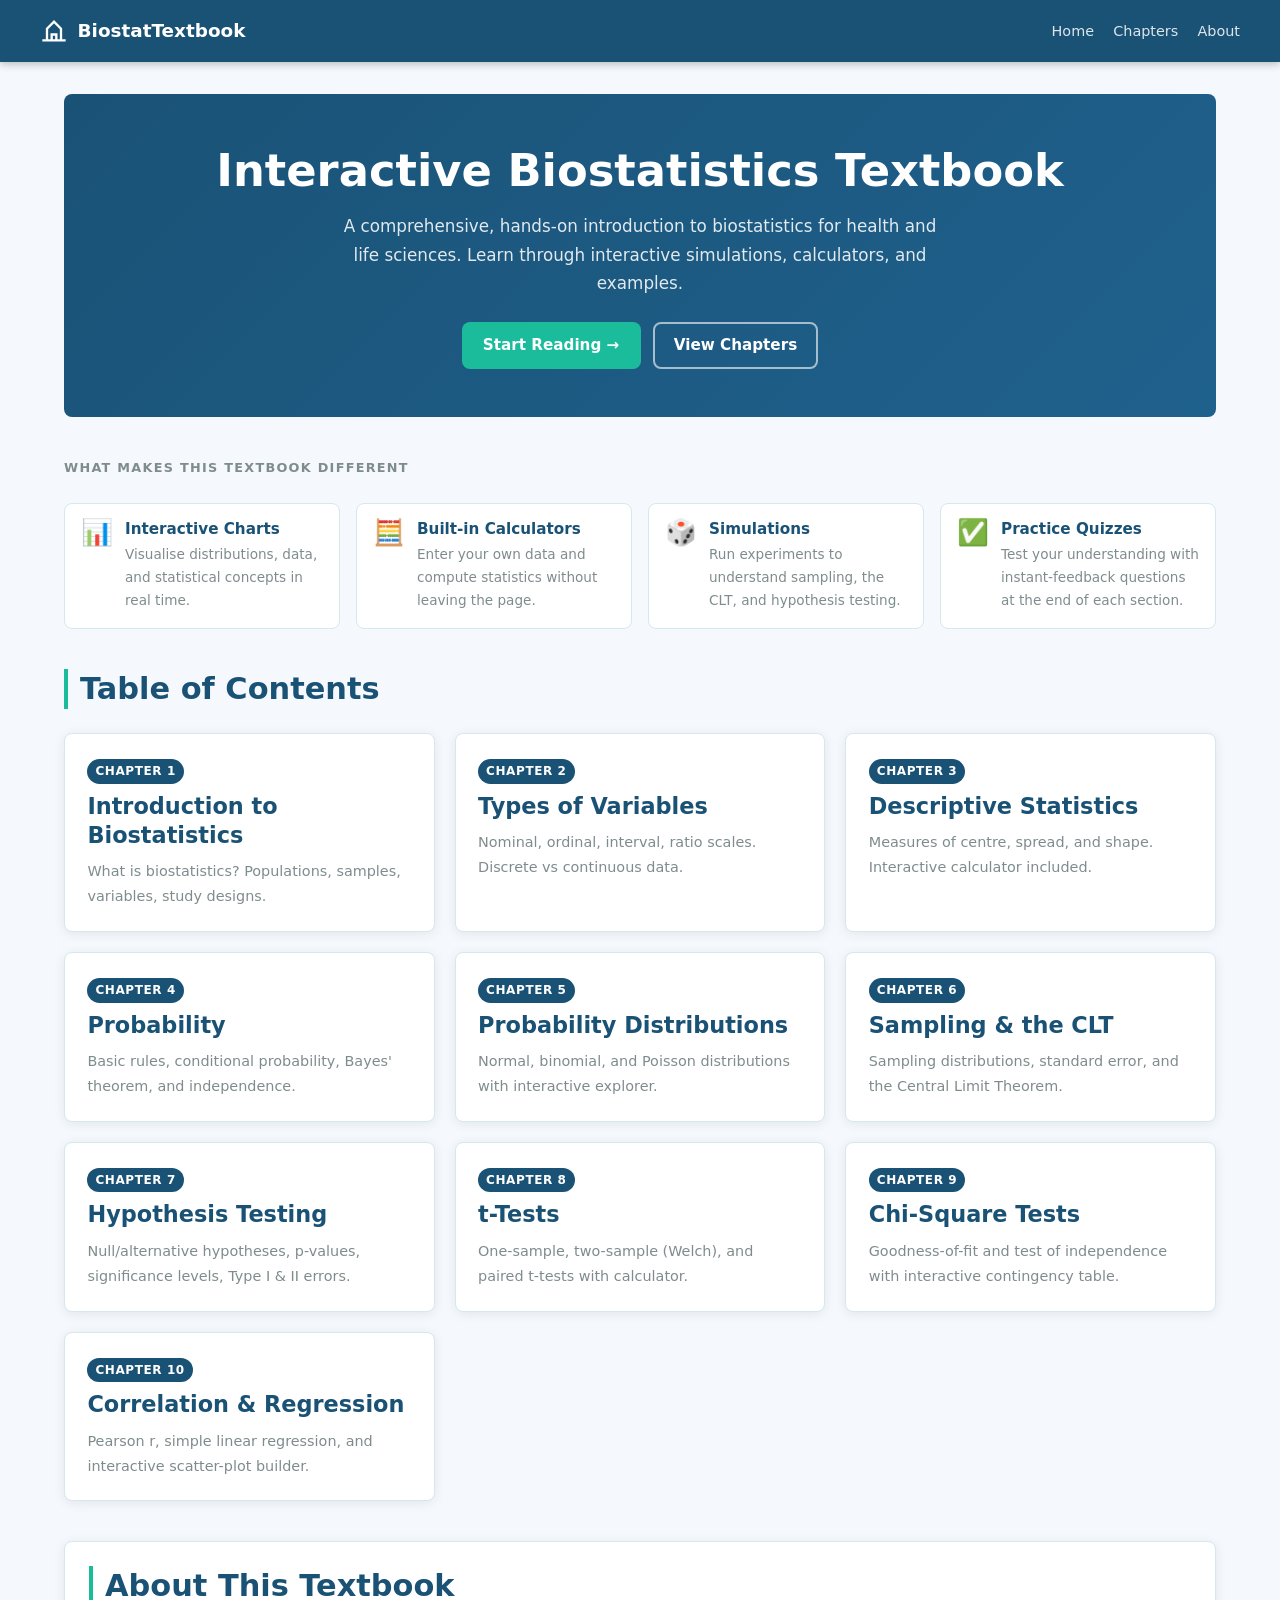
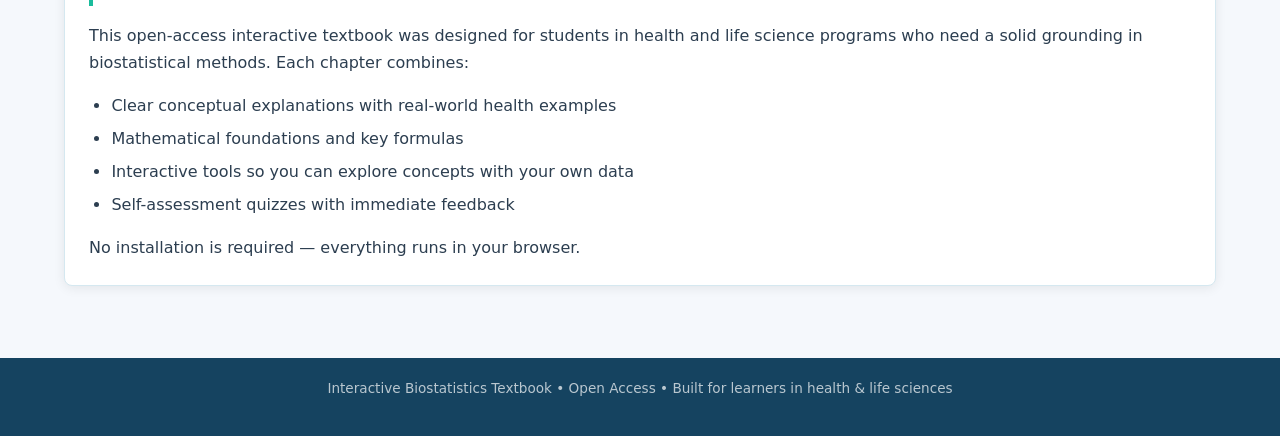
<file: index.html>
<!DOCTYPE html>
<html lang="en">
<head>
  <meta charset="UTF-8" />
  <meta name="viewport" content="width=device-width, initial-scale=1.0" />
  <title>Interactive Biostatistics Textbook</title>
  <link rel="stylesheet" href="css/styles.css" />
  <style>
    .feature-list { display: grid; grid-template-columns: repeat(auto-fill, minmax(220px, 1fr)); gap: 1rem; margin: 1.5rem 0; }
    .feature-item { background: #fff; border: 1px solid var(--border); border-radius: var(--radius); padding: 1rem; display: flex; align-items: flex-start; gap: .75rem; }
    .feature-icon { font-size: 1.6rem; line-height: 1; }
    .feature-item h4 { color: var(--primary); margin-bottom: .2rem; font-size: .95rem; }
    .feature-item p  { color: var(--muted); font-size: .85rem; margin: 0; }
    .section-label { font-size: .8rem; text-transform: uppercase; letter-spacing: .1em; color: var(--muted); font-weight: 700; margin-bottom: .75rem; }
  </style>
</head>
<body>
<div class="page-wrapper">

  <!-- ── Header ── -->
  <header class="site-header">
    <div class="header-inner">
      <a href="index.html" class="site-logo">
        <svg width="28" height="28" viewBox="0 0 24 24" fill="none" stroke="currentColor" stroke-width="2">
          <path d="M2 20h20M6 20V10l6-6 6 6v10M10 20v-5h4v5"/>
        </svg>
        BiostatTextbook
      </a>
      <nav class="site-nav" id="siteNav">
        <a href="index.html">Home</a>
        <a href="chapters/chapter1.html">Chapters</a>
        <a href="#about">About</a>
      </nav>
      <button class="nav-toggle" id="navToggle" aria-label="Toggle navigation">
        <svg width="24" height="24" viewBox="0 0 24 24" fill="none" stroke="currentColor" stroke-width="2">
          <line x1="3" y1="6" x2="21" y2="6"/><line x1="3" y1="12" x2="21" y2="12"/><line x1="3" y1="18" x2="21" y2="18"/>
        </svg>
      </button>
    </div>
  </header>

  <!-- ── Main ── -->
  <main class="main-content">

    <!-- Hero -->
    <section class="hero">
      <h1>Interactive Biostatistics Textbook</h1>
      <p>A comprehensive, hands-on introduction to biostatistics for health and life sciences. Learn through interactive simulations, calculators, and examples.</p>
      <div class="btn-group">
        <a href="chapters/chapter1.html" class="btn btn-accent">Start Reading →</a>
        <a href="#toc" class="btn btn-outline" style="color:#fff;border-color:rgba(255,255,255,.6);">View Chapters</a>
      </div>
    </section>

    <!-- Features -->
    <section class="section">
      <div class="section-label">What makes this textbook different</div>
      <div class="feature-list">
        <div class="feature-item">
          <div class="feature-icon">📊</div>
          <div>
            <h4>Interactive Charts</h4>
            <p>Visualise distributions, data, and statistical concepts in real time.</p>
          </div>
        </div>
        <div class="feature-item">
          <div class="feature-icon">🧮</div>
          <div>
            <h4>Built-in Calculators</h4>
            <p>Enter your own data and compute statistics without leaving the page.</p>
          </div>
        </div>
        <div class="feature-item">
          <div class="feature-icon">🎲</div>
          <div>
            <h4>Simulations</h4>
            <p>Run experiments to understand sampling, the CLT, and hypothesis testing.</p>
          </div>
        </div>
        <div class="feature-item">
          <div class="feature-icon">✅</div>
          <div>
            <h4>Practice Quizzes</h4>
            <p>Test your understanding with instant-feedback questions at the end of each section.</p>
          </div>
        </div>
      </div>
    </section>

    <!-- Table of Contents -->
    <section class="section" id="toc">
      <h2>Table of Contents</h2>
      <div class="card-grid">

        <a href="chapters/chapter1.html" class="card-link">
          <div class="chapter-num">Chapter 1</div>
          <h3>Introduction to Biostatistics</h3>
          <p>What is biostatistics? Populations, samples, variables, study designs.</p>
        </a>

        <a href="chapters/chapter2.html" class="card-link">
          <div class="chapter-num">Chapter 2</div>
          <h3>Types of Variables</h3>
          <p>Nominal, ordinal, interval, ratio scales. Discrete vs continuous data.</p>
        </a>

        <a href="chapters/chapter3.html" class="card-link">
          <div class="chapter-num">Chapter 3</div>
          <h3>Descriptive Statistics</h3>
          <p>Measures of centre, spread, and shape. Interactive calculator included.</p>
        </a>

        <a href="chapters/chapter4.html" class="card-link">
          <div class="chapter-num">Chapter 4</div>
          <h3>Probability</h3>
          <p>Basic rules, conditional probability, Bayes' theorem, and independence.</p>
        </a>

        <a href="chapters/chapter5.html" class="card-link">
          <div class="chapter-num">Chapter 5</div>
          <h3>Probability Distributions</h3>
          <p>Normal, binomial, and Poisson distributions with interactive explorer.</p>
        </a>

        <a href="chapters/chapter6.html" class="card-link">
          <div class="chapter-num">Chapter 6</div>
          <h3>Sampling &amp; the CLT</h3>
          <p>Sampling distributions, standard error, and the Central Limit Theorem.</p>
        </a>

        <a href="chapters/chapter7.html" class="card-link">
          <div class="chapter-num">Chapter 7</div>
          <h3>Hypothesis Testing</h3>
          <p>Null/alternative hypotheses, p-values, significance levels, Type I &amp; II errors.</p>
        </a>

        <a href="chapters/chapter8.html" class="card-link">
          <div class="chapter-num">Chapter 8</div>
          <h3>t-Tests</h3>
          <p>One-sample, two-sample (Welch), and paired t-tests with calculator.</p>
        </a>

        <a href="chapters/chapter9.html" class="card-link">
          <div class="chapter-num">Chapter 9</div>
          <h3>Chi-Square Tests</h3>
          <p>Goodness-of-fit and test of independence with interactive contingency table.</p>
        </a>

        <a href="chapters/chapter10.html" class="card-link">
          <div class="chapter-num">Chapter 10</div>
          <h3>Correlation &amp; Regression</h3>
          <p>Pearson r, simple linear regression, and interactive scatter-plot builder.</p>
        </a>

      </div>
    </section>

    <!-- About -->
    <section class="section card" id="about">
      <h2>About This Textbook</h2>
      <p>This open-access interactive textbook was designed for students in health and life science programs who need a solid grounding in biostatistical methods. Each chapter combines:</p>
      <ul>
        <li>Clear conceptual explanations with real-world health examples</li>
        <li>Mathematical foundations and key formulas</li>
        <li>Interactive tools so you can explore concepts with your own data</li>
        <li>Self-assessment quizzes with immediate feedback</li>
      </ul>
      <p style="margin:0">No installation is required — everything runs in your browser.</p>
    </section>

  </main>

  <footer class="site-footer">
    <p>Interactive Biostatistics Textbook &bull; Open Access &bull; Built for learners in health &amp; life sciences</p>
  </footer>

</div>

<script>
  document.getElementById('navToggle').addEventListener('click', () => {
    document.getElementById('siteNav').classList.toggle('open');
  });
</script>
</body>
</html>
</file>
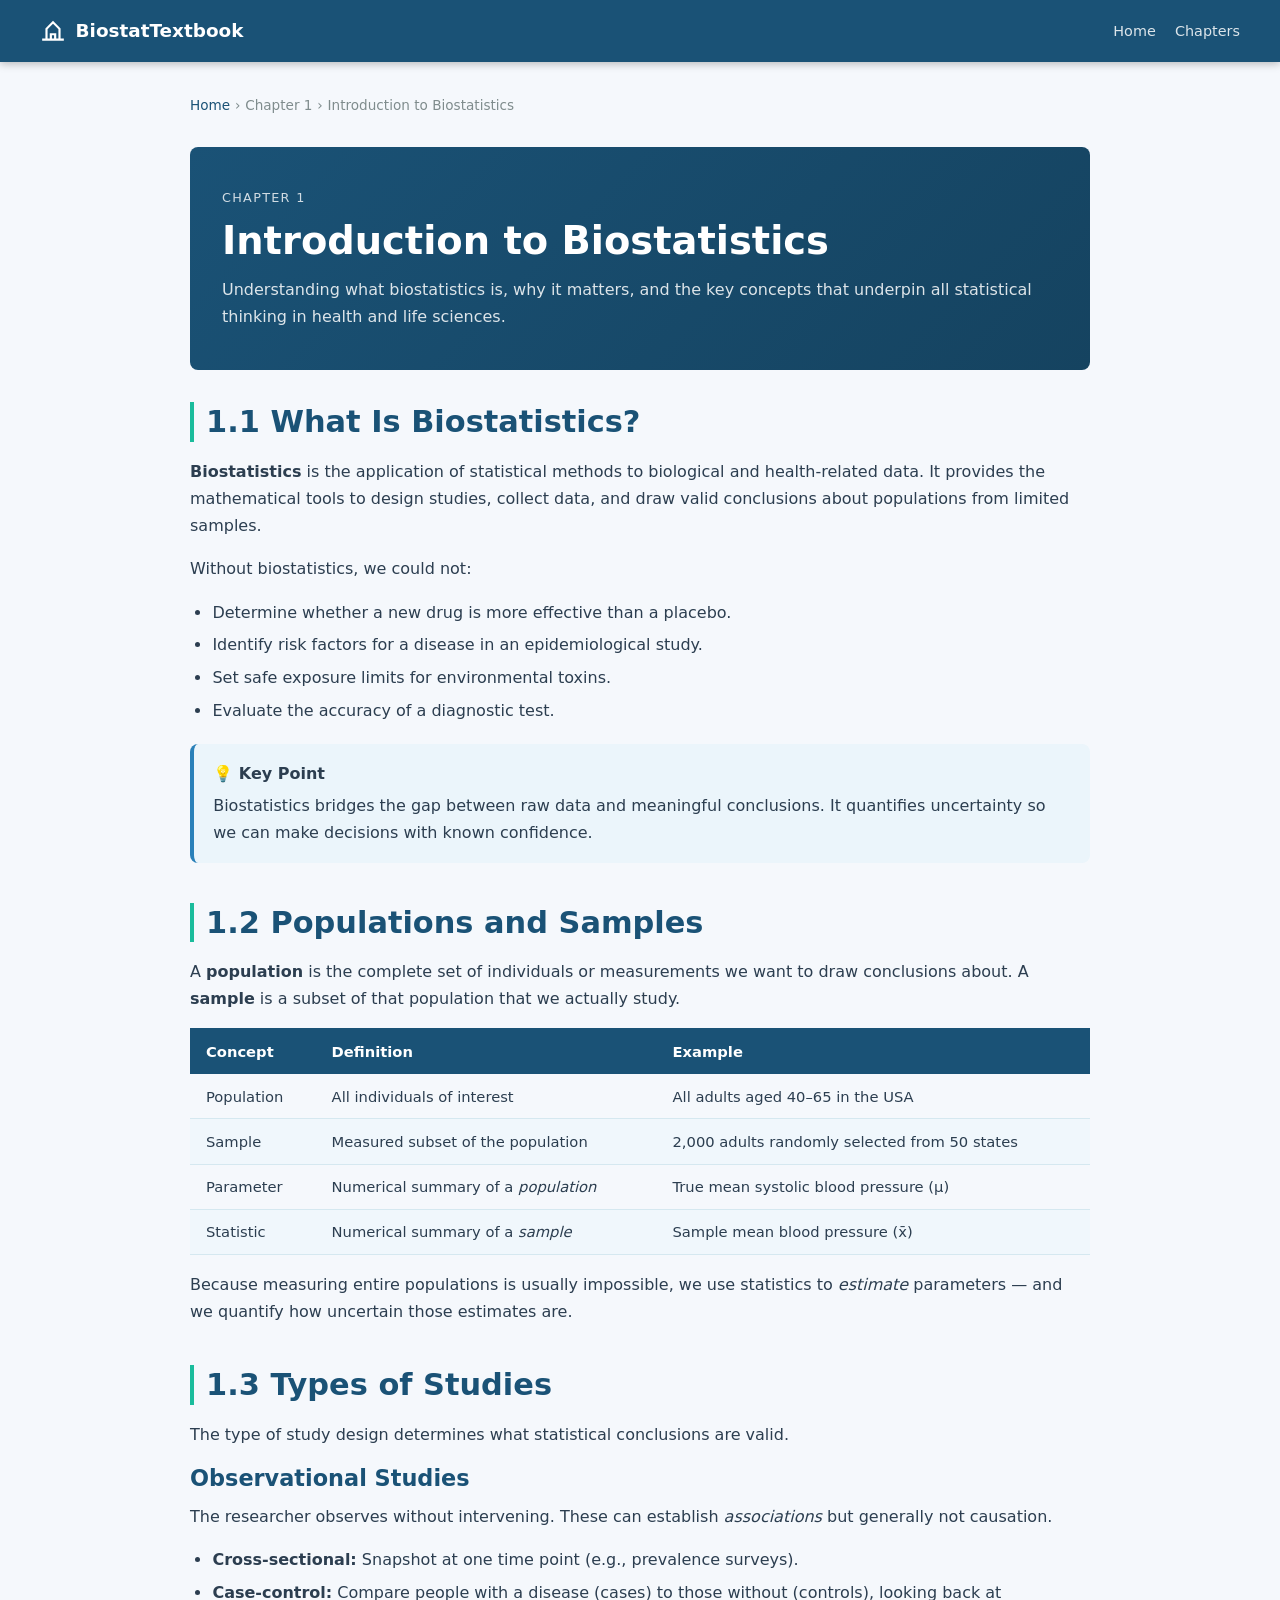
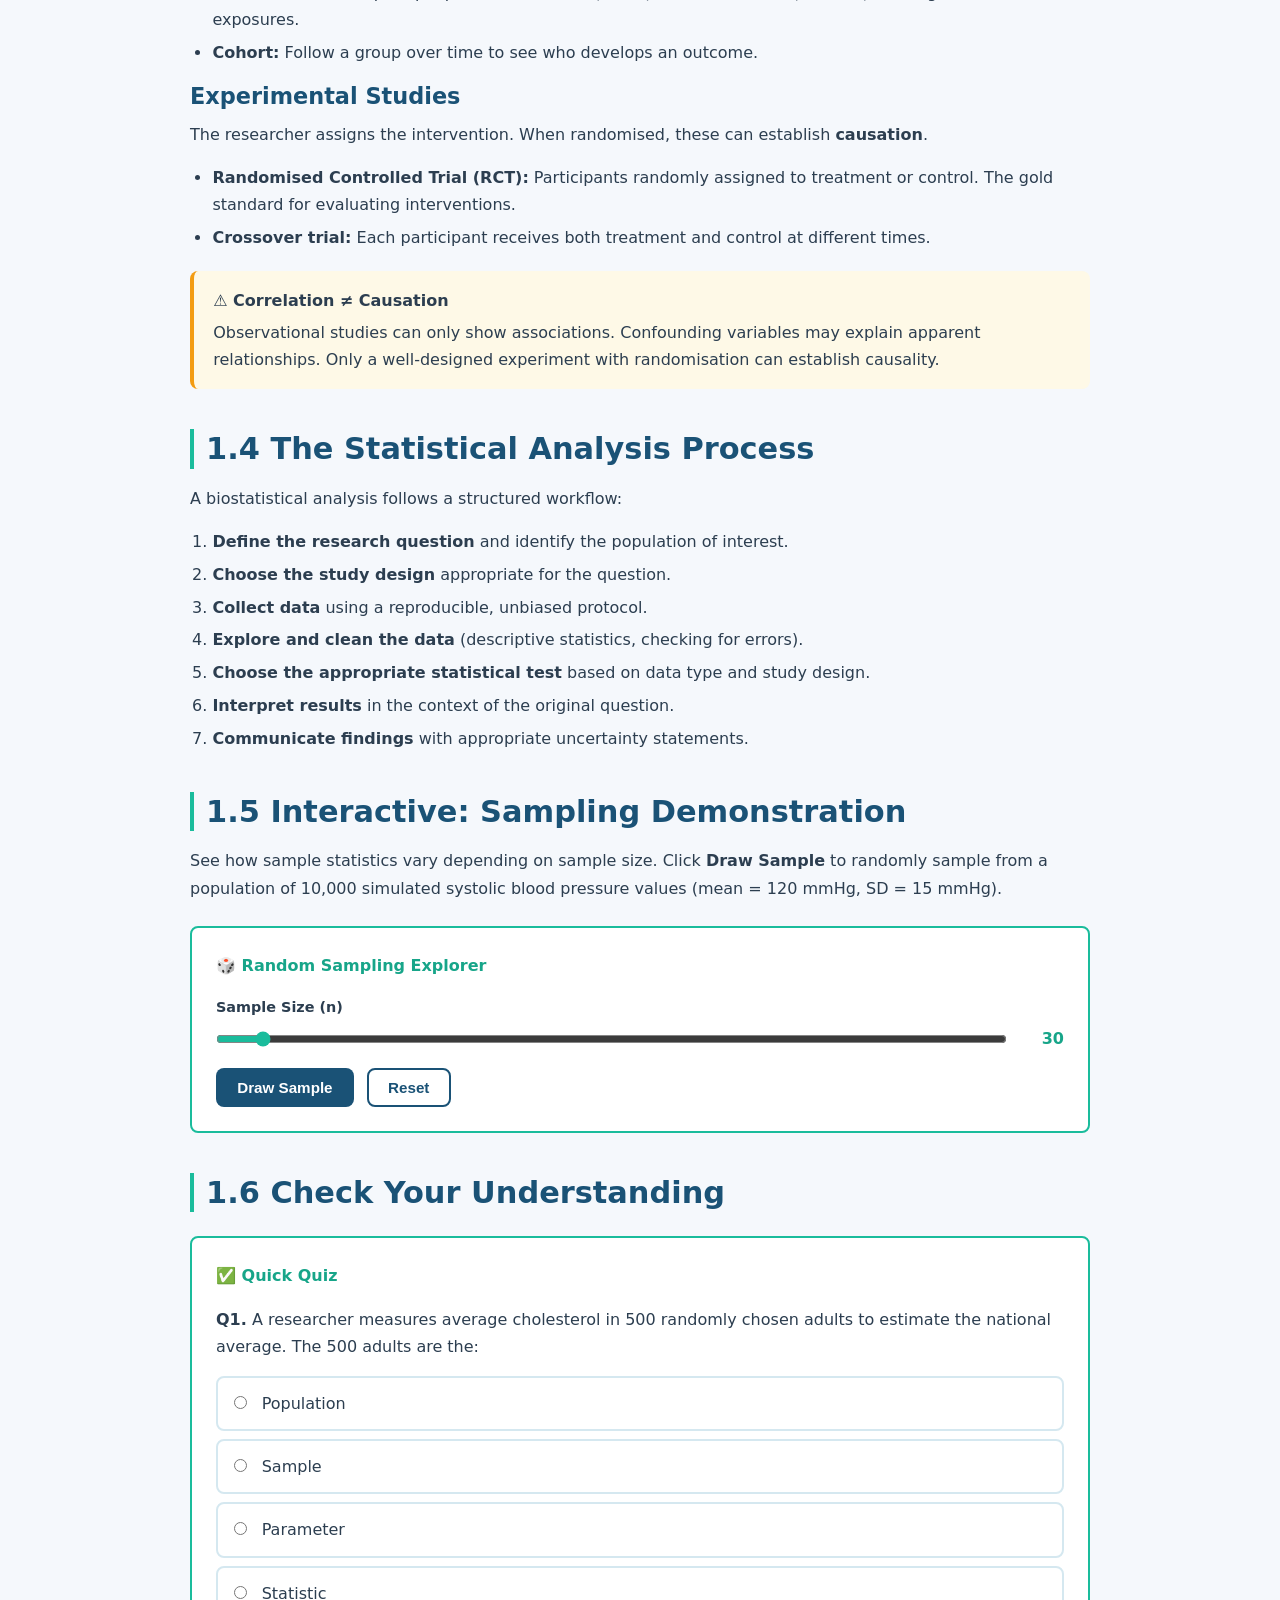
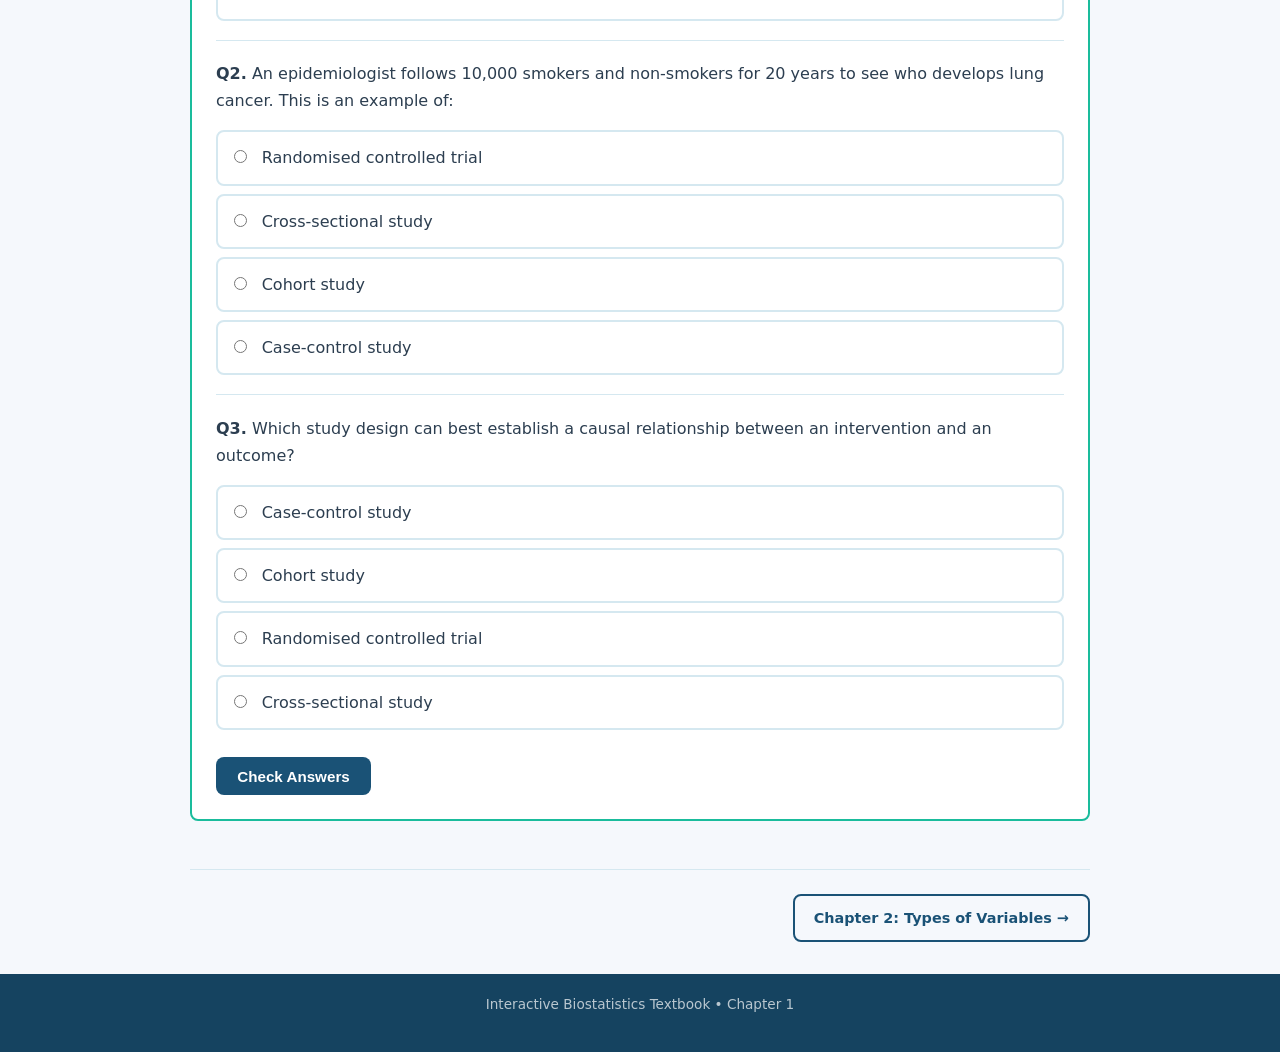
<file: chapters/chapter1.html>
<!DOCTYPE html>
<html lang="en">
<head>
  <meta charset="UTF-8" />
  <meta name="viewport" content="width=device-width, initial-scale=1.0" />
  <title>Chapter 1 – Introduction to Biostatistics</title>
  <link rel="stylesheet" href="../css/styles.css" />
</head>
<body>
<div class="page-wrapper">

  <header class="site-header">
    <div class="header-inner">
      <a href="../index.html" class="site-logo">
        <svg width="26" height="26" viewBox="0 0 24 24" fill="none" stroke="currentColor" stroke-width="2">
          <path d="M2 20h20M6 20V10l6-6 6 6v10M10 20v-5h4v5"/>
        </svg>
        BiostatTextbook
      </a>
      <nav class="site-nav" id="siteNav">
        <a href="../index.html">Home</a>
        <a href="chapter1.html">Chapters</a>
      </nav>
      <button class="nav-toggle" id="navToggle" aria-label="Toggle navigation">
        <svg width="24" height="24" viewBox="0 0 24 24" fill="none" stroke="currentColor" stroke-width="2">
          <line x1="3" y1="6" x2="21" y2="6"/><line x1="3" y1="12" x2="21" y2="12"/><line x1="3" y1="18" x2="21" y2="18"/>
        </svg>
      </button>
    </div>
  </header>

  <main class="main-content">
    <div class="chapter-wrapper">

      <ul class="breadcrumb">
        <li><a href="../index.html">Home</a></li>
        <li>Chapter 1</li>
        <li>Introduction to Biostatistics</li>
      </ul>

      <div class="chapter-header">
        <div class="chapter-tag">Chapter 1</div>
        <h1>Introduction to Biostatistics</h1>
        <p>Understanding what biostatistics is, why it matters, and the key concepts that underpin all statistical thinking in health and life sciences.</p>
      </div>

      <!-- Section 1.1 -->
      <section class="section">
        <h2>1.1 What Is Biostatistics?</h2>
        <p><strong>Biostatistics</strong> is the application of statistical methods to biological and health-related data. It provides the mathematical tools to design studies, collect data, and draw valid conclusions about populations from limited samples.</p>
        <p>Without biostatistics, we could not:</p>
        <ul>
          <li>Determine whether a new drug is more effective than a placebo.</li>
          <li>Identify risk factors for a disease in an epidemiological study.</li>
          <li>Set safe exposure limits for environmental toxins.</li>
          <li>Evaluate the accuracy of a diagnostic test.</li>
        </ul>
        <div class="callout callout-info">
          <strong>💡 Key Point</strong>
          Biostatistics bridges the gap between raw data and meaningful conclusions. It quantifies uncertainty so we can make decisions with known confidence.
        </div>
      </section>

      <!-- Section 1.2 -->
      <section class="section">
        <h2>1.2 Populations and Samples</h2>
        <p>A <strong>population</strong> is the complete set of individuals or measurements we want to draw conclusions about. A <strong>sample</strong> is a subset of that population that we actually study.</p>

        <div class="table-wrap">
          <table>
            <thead><tr><th>Concept</th><th>Definition</th><th>Example</th></tr></thead>
            <tbody>
              <tr><td>Population</td><td>All individuals of interest</td><td>All adults aged 40–65 in the USA</td></tr>
              <tr><td>Sample</td><td>Measured subset of the population</td><td>2,000 adults randomly selected from 50 states</td></tr>
              <tr><td>Parameter</td><td>Numerical summary of a <em>population</em></td><td>True mean systolic blood pressure (μ)</td></tr>
              <tr><td>Statistic</td><td>Numerical summary of a <em>sample</em></td><td>Sample mean blood pressure (x̄)</td></tr>
            </tbody>
          </table>
        </div>

        <p style="margin-top:1rem">Because measuring entire populations is usually impossible, we use statistics to <em>estimate</em> parameters — and we quantify how uncertain those estimates are.</p>
      </section>

      <!-- Section 1.3 -->
      <section class="section">
        <h2>1.3 Types of Studies</h2>
        <p>The type of study design determines what statistical conclusions are valid.</p>

        <h3>Observational Studies</h3>
        <p>The researcher observes without intervening. These can establish <em>associations</em> but generally not causation.</p>
        <ul>
          <li><strong>Cross-sectional:</strong> Snapshot at one time point (e.g., prevalence surveys).</li>
          <li><strong>Case-control:</strong> Compare people with a disease (cases) to those without (controls), looking back at exposures.</li>
          <li><strong>Cohort:</strong> Follow a group over time to see who develops an outcome.</li>
        </ul>

        <h3>Experimental Studies</h3>
        <p>The researcher assigns the intervention. When randomised, these can establish <strong>causation</strong>.</p>
        <ul>
          <li><strong>Randomised Controlled Trial (RCT):</strong> Participants randomly assigned to treatment or control. The gold standard for evaluating interventions.</li>
          <li><strong>Crossover trial:</strong> Each participant receives both treatment and control at different times.</li>
        </ul>

        <div class="callout callout-warning">
          <strong>⚠️ Correlation ≠ Causation</strong>
          Observational studies can only show associations. Confounding variables may explain apparent relationships. Only a well-designed experiment with randomisation can establish causality.
        </div>
      </section>

      <!-- Section 1.4 -->
      <section class="section">
        <h2>1.4 The Statistical Analysis Process</h2>
        <p>A biostatistical analysis follows a structured workflow:</p>
        <ol>
          <li><strong>Define the research question</strong> and identify the population of interest.</li>
          <li><strong>Choose the study design</strong> appropriate for the question.</li>
          <li><strong>Collect data</strong> using a reproducible, unbiased protocol.</li>
          <li><strong>Explore and clean the data</strong> (descriptive statistics, checking for errors).</li>
          <li><strong>Choose the appropriate statistical test</strong> based on data type and study design.</li>
          <li><strong>Interpret results</strong> in the context of the original question.</li>
          <li><strong>Communicate findings</strong> with appropriate uncertainty statements.</li>
        </ol>
      </section>

      <!-- Section 1.5 – Interactive -->
      <section class="section">
        <h2>1.5 Interactive: Sampling Demonstration</h2>
        <p>See how sample statistics vary depending on sample size. Click <strong>Draw Sample</strong> to randomly sample from a population of 10,000 simulated systolic blood pressure values (mean = 120 mmHg, SD = 15 mmHg).</p>

        <div class="widget">
          <div class="widget-title">🎲 Random Sampling Explorer</div>
          <div class="form-group">
            <label for="sampleSizeInput">Sample Size (n)</label>
            <div class="range-wrap">
              <input type="range" id="sampleSizeInput" min="5" max="500" value="30" step="5">
              <span class="range-val" id="sampleSizeVal">30</span>
            </div>
          </div>
          <button class="btn btn-primary" id="drawSampleBtn">Draw Sample</button>
          <button class="btn btn-outline" id="resetSampleBtn" style="margin-left:.5rem">Reset</button>

          <div id="samplingResults" style="display:none" class="result-box" style="margin-top:1rem">
            <h4>Sample Results</h4>
            <div id="sampleStats"></div>
          </div>

          <div id="samplingHistory" style="margin-top:1rem;display:none">
            <h4 style="font-size:.9rem;color:var(--muted);margin-bottom:.5rem">Last 10 sample means:</h4>
            <div id="meansDisplay" style="font-size:.9rem;color:var(--primary)"></div>
          </div>
        </div>
      </section>

      <!-- 1.6 Quiz -->
      <section class="section">
        <h2>1.6 Check Your Understanding</h2>

        <div class="widget">
          <div class="widget-title">✅ Quick Quiz</div>

          <!-- Q1 -->
          <div class="quiz-block" id="q1">
            <p><strong>Q1.</strong> A researcher measures average cholesterol in 500 randomly chosen adults to estimate the national average. The 500 adults are the:</p>
            <label class="quiz-option"><input type="radio" name="q1" value="a"> Population</label>
            <label class="quiz-option"><input type="radio" name="q1" value="b"> Sample</label>
            <label class="quiz-option"><input type="radio" name="q1" value="c"> Parameter</label>
            <label class="quiz-option"><input type="radio" name="q1" value="d"> Statistic</label>
            <div class="quiz-feedback" id="q1-fb"></div>
          </div>

          <hr style="margin:1.2rem 0;border:none;border-top:1px solid var(--border)">

          <!-- Q2 -->
          <div class="quiz-block" id="q2">
            <p><strong>Q2.</strong> An epidemiologist follows 10,000 smokers and non-smokers for 20 years to see who develops lung cancer. This is an example of:</p>
            <label class="quiz-option"><input type="radio" name="q2" value="a"> Randomised controlled trial</label>
            <label class="quiz-option"><input type="radio" name="q2" value="b"> Cross-sectional study</label>
            <label class="quiz-option"><input type="radio" name="q2" value="c"> Cohort study</label>
            <label class="quiz-option"><input type="radio" name="q2" value="d"> Case-control study</label>
            <div class="quiz-feedback" id="q2-fb"></div>
          </div>

          <hr style="margin:1.2rem 0;border:none;border-top:1px solid var(--border)">

          <!-- Q3 -->
          <div class="quiz-block" id="q3">
            <p><strong>Q3.</strong> Which study design can best establish a causal relationship between an intervention and an outcome?</p>
            <label class="quiz-option"><input type="radio" name="q3" value="a"> Case-control study</label>
            <label class="quiz-option"><input type="radio" name="q3" value="b"> Cohort study</label>
            <label class="quiz-option"><input type="radio" name="q3" value="c"> Randomised controlled trial</label>
            <label class="quiz-option"><input type="radio" name="q3" value="d"> Cross-sectional study</label>
            <div class="quiz-feedback" id="q3-fb"></div>
          </div>

          <button class="btn btn-primary" id="checkQ" style="margin-top:1.2rem">Check Answers</button>
        </div>
      </section>

      <!-- Chapter Navigation -->
      <nav class="chapter-nav">
        <span></span>
        <a href="chapter2.html">Chapter 2: Types of Variables →</a>
      </nav>

    </div>
  </main>

  <footer class="site-footer">
    <p>Interactive Biostatistics Textbook &bull; Chapter 1</p>
  </footer>
</div>

<script src="../js/stats.js"></script>
<script>
  /* Nav toggle */
  document.getElementById('navToggle').addEventListener('click', () =>
    document.getElementById('siteNav').classList.toggle('open'));

  /* Range slider display */
  const slider = document.getElementById('sampleSizeInput');
  const sliderVal = document.getElementById('sampleSizeVal');
  slider.addEventListener('input', () => sliderVal.textContent = slider.value);

  /* Generate population once */
  const POP_SIZE = 10000, POP_MEAN = 120, POP_SD = 15;
  const population = Array.from({length: POP_SIZE}, () => {
    // Box-Muller
    const u1 = Math.random(), u2 = Math.random();
    return POP_MEAN + POP_SD * Math.sqrt(-2 * Math.log(u1)) * Math.cos(2 * Math.PI * u2);
  });

  const sampleMeans = [];

  document.getElementById('drawSampleBtn').addEventListener('click', () => {
    const n = +slider.value;
    // Draw sample without replacement (Fisher-Yates)
    const indices = [...Array(POP_SIZE).keys()];
    for (let i = 0; i < n; i++) {
      const j = i + Math.floor(Math.random() * (POP_SIZE - i));
      [indices[i], indices[j]] = [indices[j], indices[i]];
    }
    const sample = indices.slice(0, n).map(i => population[i]);
    const m   = Stats.mean(sample);
    const s   = Stats.sd(sample);
    const sem = s / Math.sqrt(n);
    sampleMeans.push(m);

    document.getElementById('samplingResults').style.display = 'block';
    document.getElementById('sampleStats').innerHTML = `
      <table>
        <thead><tr><th>Statistic</th><th>Value</th></tr></thead>
        <tbody>
          <tr><td>n</td><td>${n}</td></tr>
          <tr><td>Sample mean (x̄)</td><td>${Stats.round(m,2)} mmHg</td></tr>
          <tr><td>Sample SD (s)</td><td>${Stats.round(s,2)} mmHg</td></tr>
          <tr><td>Standard Error (SEM)</td><td>${Stats.round(sem,3)} mmHg</td></tr>
          <tr><td>Population mean (μ)</td><td>${POP_MEAN} mmHg</td></tr>
        </tbody>
      </table>`;

    document.getElementById('samplingHistory').style.display = 'block';
    const recent = sampleMeans.slice(-10);
    document.getElementById('meansDisplay').textContent = recent.map(v => Stats.round(v,1)).join(' | ');
  });

  document.getElementById('resetSampleBtn').addEventListener('click', () => {
    sampleMeans.length = 0;
    document.getElementById('samplingResults').style.display = 'none';
    document.getElementById('samplingHistory').style.display = 'none';
  });

  /* Quiz */
  const answers = { q1: 'b', q2: 'c', q3: 'c' };
  const explanations = {
    q1: 'Correct! The 500 adults are the <strong>sample</strong>. The population is all adults whose cholesterol we want to estimate.',
    q2: 'Correct! Following participants over time to observe who develops an outcome is a <strong>cohort study</strong>.',
    q3: 'Correct! A <strong>randomised controlled trial</strong> minimises confounding through randomisation and can establish causal relationships.'
  };
  const wrongExp = {
    q1: 'Not quite. The <em>sample</em> is the 500 adults measured. The population is all adults in the country.',
    q2: 'Not quite. Because the study follows participants forward in time to observe outcomes, it is a <em>cohort study</em>.',
    q3: 'Not quite. Only a <em>randomised controlled trial</em> (with randomisation) can robustly establish causation.'
  };

  document.getElementById('checkQ').addEventListener('click', () => {
    ['q1','q2','q3'].forEach(id => {
      const selected = document.querySelector(`input[name=${id}]:checked`);
      const fb = document.getElementById(`${id}-fb`);
      if (!selected) { fb.textContent = 'Please select an answer.'; fb.className = 'quiz-feedback incorrect'; return; }
      const correct = selected.value === answers[id];
      fb.innerHTML = correct ? '✅ ' + explanations[id] : '❌ ' + wrongExp[id];
      fb.className = 'quiz-feedback ' + (correct ? 'correct' : 'incorrect');
      document.querySelectorAll(`input[name=${id}]`).forEach(inp => {
        inp.closest('.quiz-option').className =
          'quiz-option ' + (inp.value === answers[id] ? 'correct' : (inp.checked ? 'incorrect' : ''));
      });
    });
  });
</script>
</body>
</html>
</file>
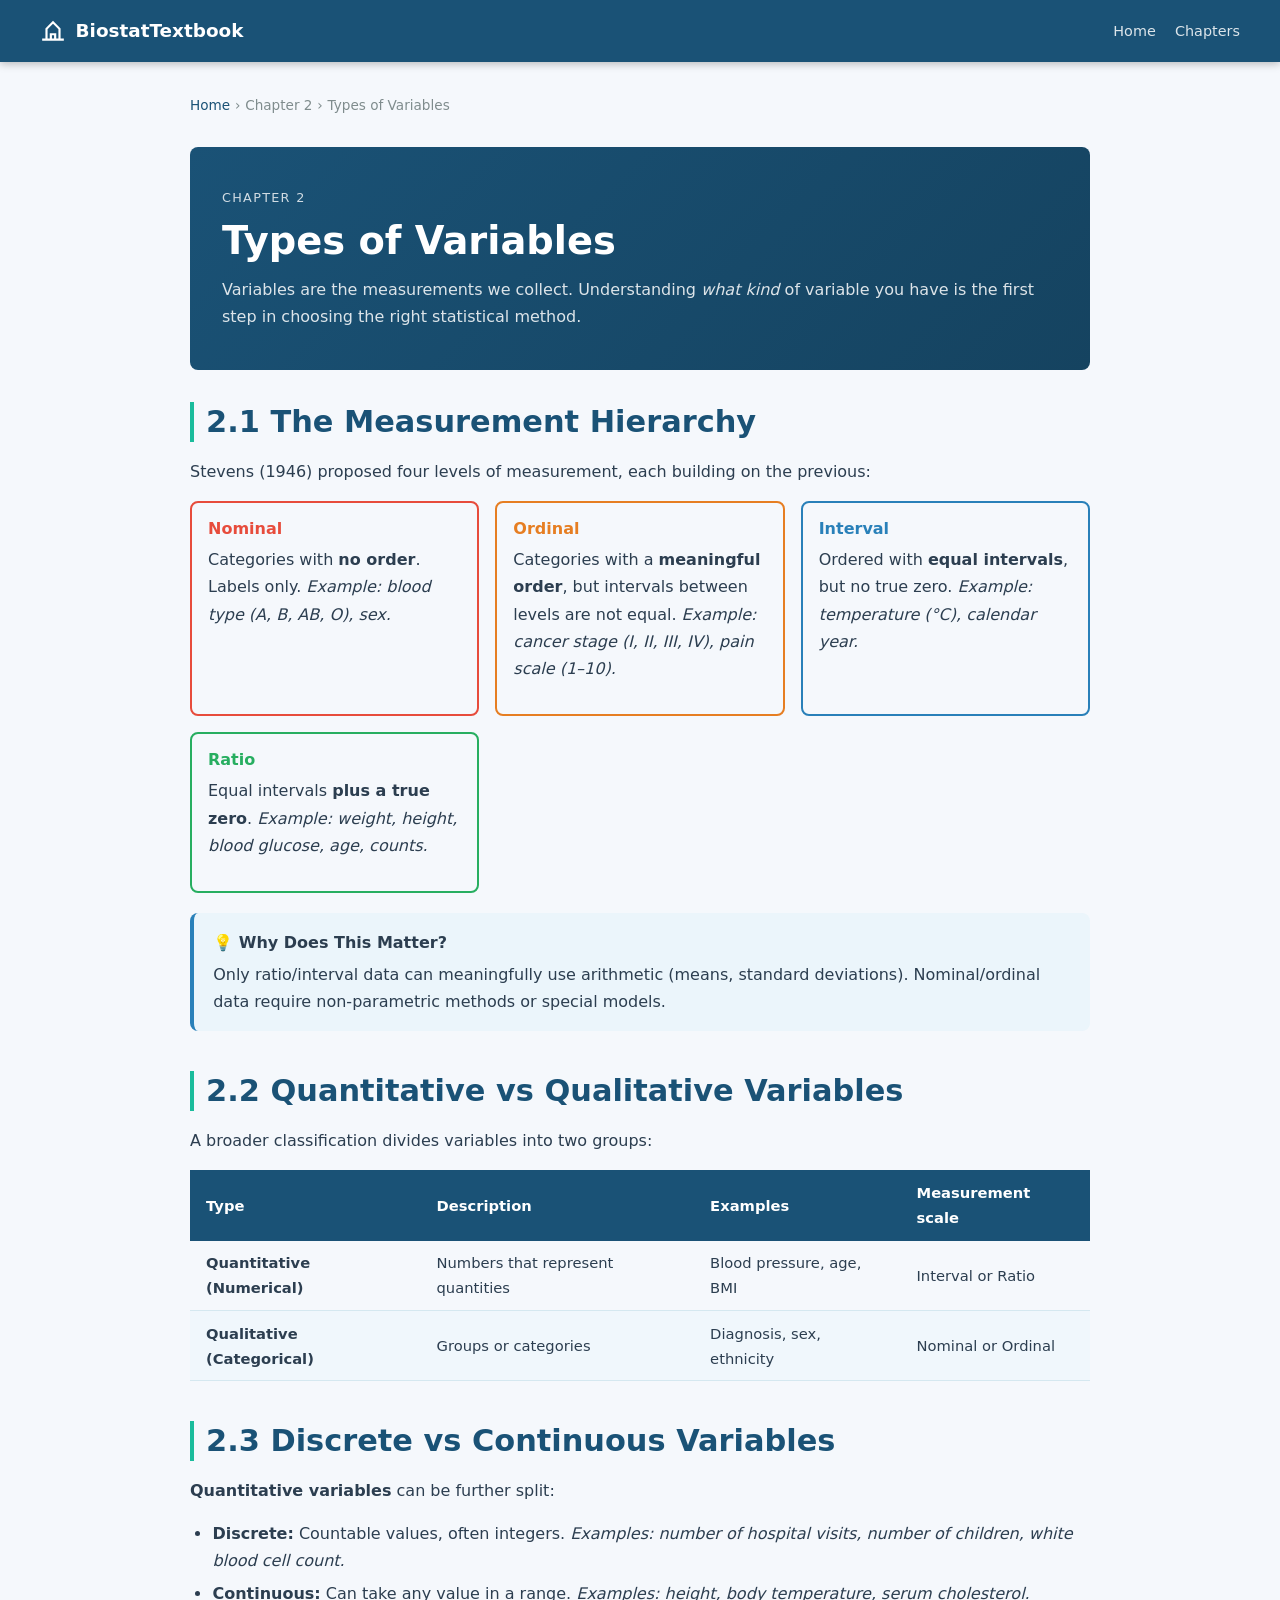
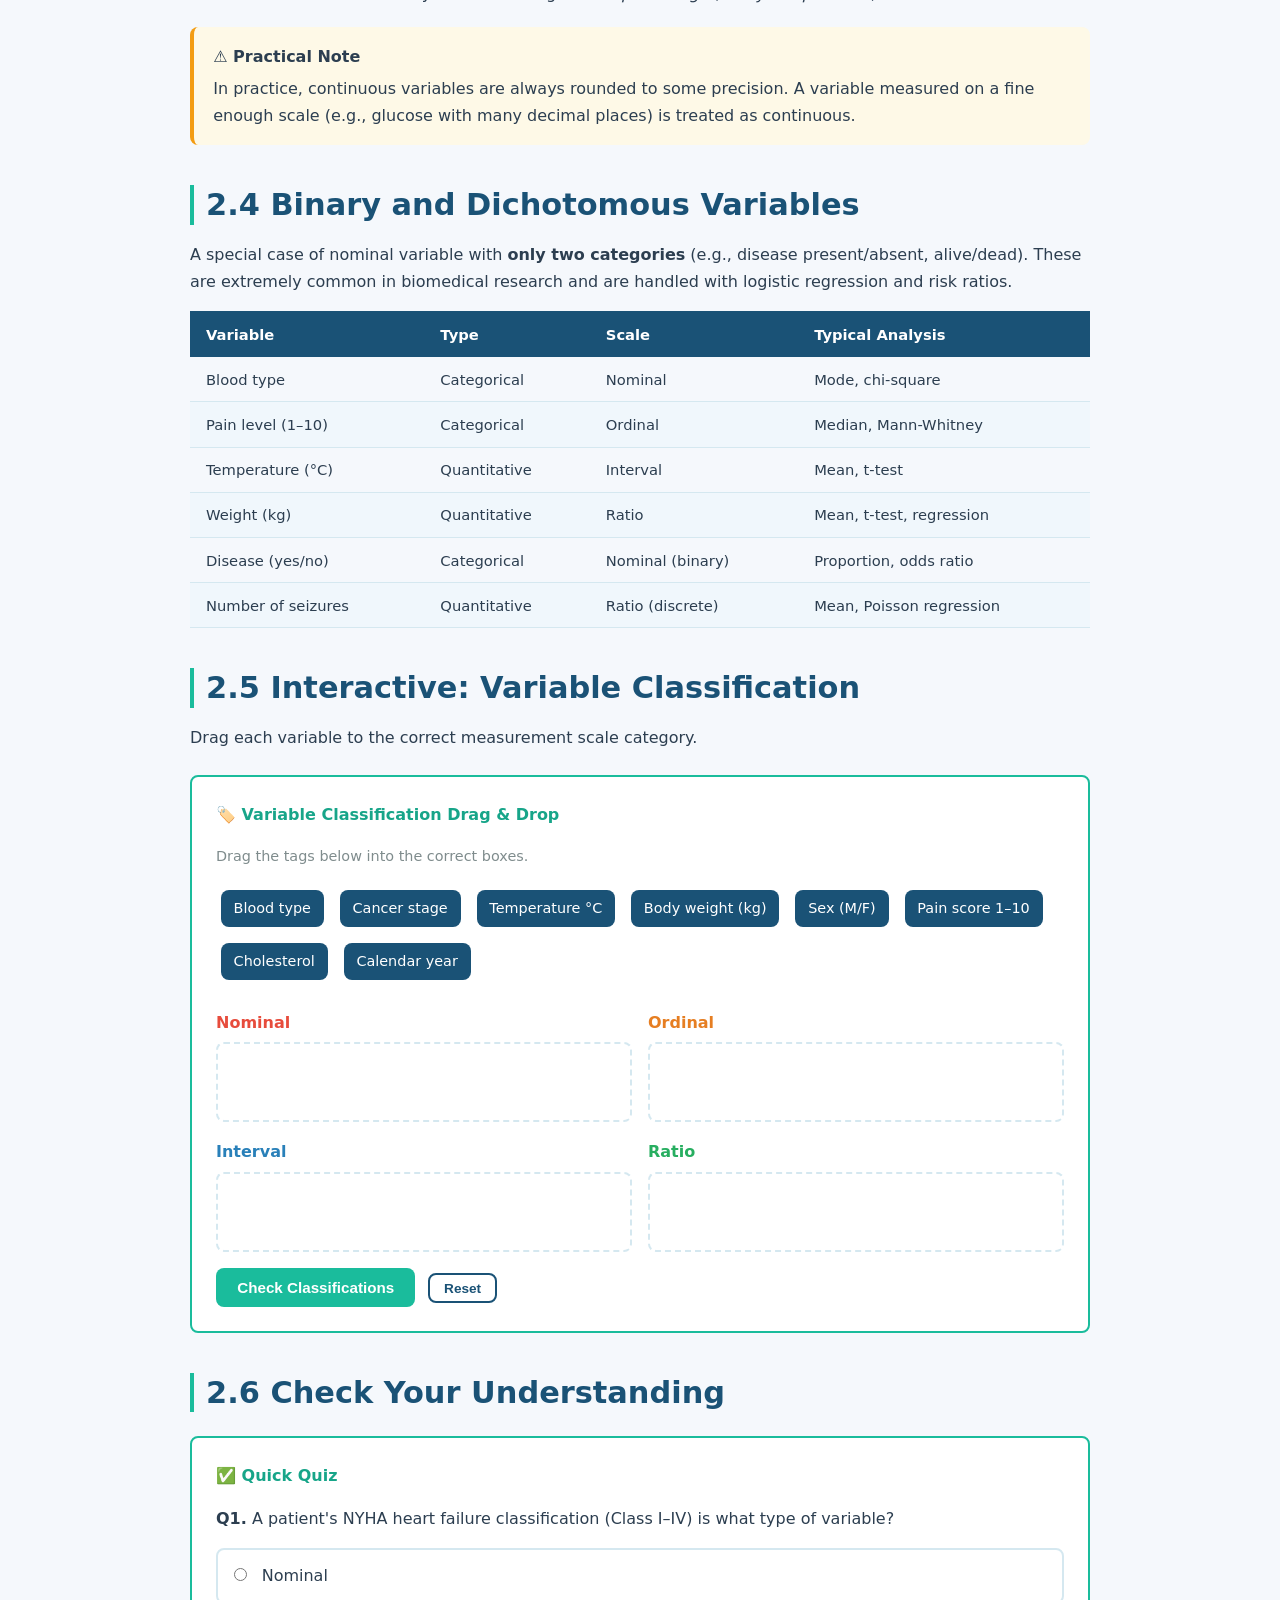
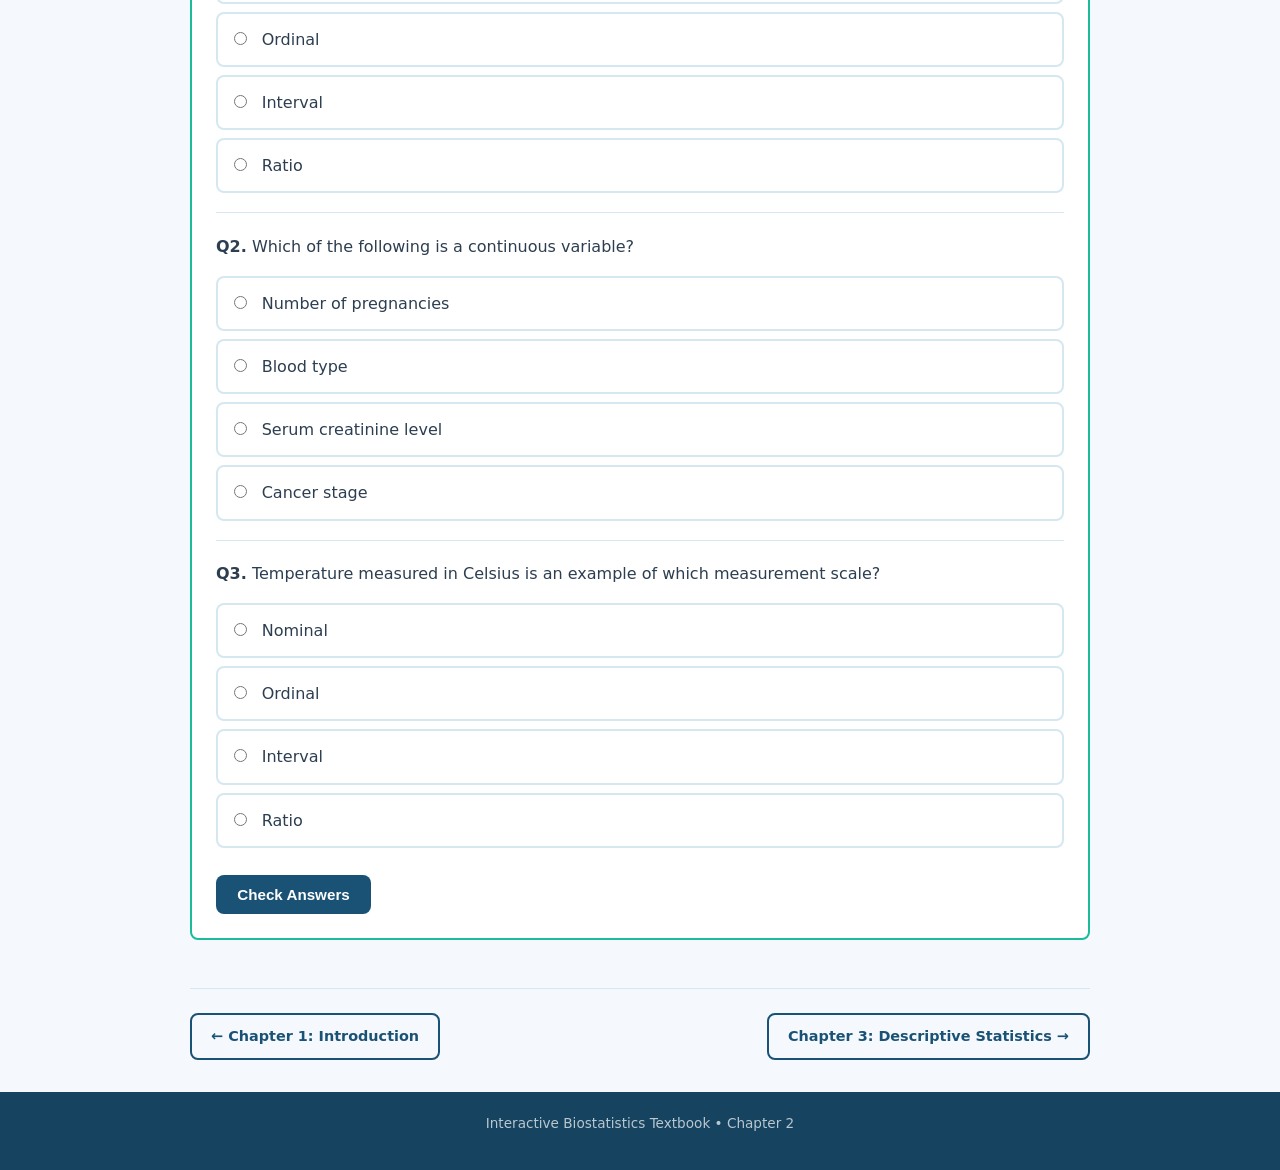
<file: chapters/chapter2.html>
<!DOCTYPE html>
<html lang="en">
<head>
  <meta charset="UTF-8" />
  <meta name="viewport" content="width=device-width, initial-scale=1.0" />
  <title>Chapter 2 – Types of Variables</title>
  <link rel="stylesheet" href="../css/styles.css" />
  <style>
    .scale-grid { display: grid; grid-template-columns: repeat(auto-fill,minmax(220px,1fr)); gap:1rem; margin:1rem 0; }
    .scale-card { border:2px solid var(--border); border-radius:var(--radius); padding:1rem; }
    .scale-card h4 { margin-bottom:.4rem; }
    .scale-card.nominal { border-color:#e74c3c; }
    .scale-card.ordinal  { border-color:#e67e22; }
    .scale-card.interval { border-color:#2980b9; }
    .scale-card.ratio    { border-color:#27ae60; }
    .scale-card.nominal h4 { color:#e74c3c; }
    .scale-card.ordinal  h4 { color:#e67e22; }
    .scale-card.interval h4 { color:#2980b9; }
    .scale-card.ratio    h4 { color:#27ae60; }
    .drag-source { display:inline-block; padding:.4rem .8rem; border-radius:var(--radius); background:var(--primary); color:#fff; margin:.3rem; cursor:grab; font-size:.9rem; user-select:none; }
    .drag-source:active { cursor:grabbing; opacity:.7; }
    .drop-zone { min-height:80px; border:2px dashed var(--border); border-radius:var(--radius); padding:.5rem; display:flex; flex-wrap:wrap; align-items:flex-start; gap:.3rem; }
    .drop-zone.over { background:#ebf5fb; border-color:var(--primary); }
    .drop-zone .drag-source { background:var(--accent); }
    .classify-grid { display:grid; grid-template-columns:repeat(2,1fr); gap:1rem; }
    @media(max-width:600px){ .classify-grid { grid-template-columns:1fr; } }
  </style>
</head>
<body>
<div class="page-wrapper">

  <header class="site-header">
    <div class="header-inner">
      <a href="../index.html" class="site-logo">
        <svg width="26" height="26" viewBox="0 0 24 24" fill="none" stroke="currentColor" stroke-width="2">
          <path d="M2 20h20M6 20V10l6-6 6 6v10M10 20v-5h4v5"/>
        </svg>
        BiostatTextbook
      </a>
      <nav class="site-nav" id="siteNav">
        <a href="../index.html">Home</a>
        <a href="chapter1.html">Chapters</a>
      </nav>
      <button class="nav-toggle" id="navToggle">
        <svg width="24" height="24" viewBox="0 0 24 24" fill="none" stroke="currentColor" stroke-width="2">
          <line x1="3" y1="6" x2="21" y2="6"/><line x1="3" y1="12" x2="21" y2="12"/><line x1="3" y1="18" x2="21" y2="18"/>
        </svg>
      </button>
    </div>
  </header>

  <main class="main-content">
    <div class="chapter-wrapper">

      <ul class="breadcrumb">
        <li><a href="../index.html">Home</a></li>
        <li>Chapter 2</li>
        <li>Types of Variables</li>
      </ul>

      <div class="chapter-header">
        <div class="chapter-tag">Chapter 2</div>
        <h1>Types of Variables</h1>
        <p>Variables are the measurements we collect. Understanding <em>what kind</em> of variable you have is the first step in choosing the right statistical method.</p>
      </div>

      <!-- 2.1 -->
      <section class="section">
        <h2>2.1 The Measurement Hierarchy</h2>
        <p>Stevens (1946) proposed four levels of measurement, each building on the previous:</p>
        <div class="scale-grid">
          <div class="scale-card nominal">
            <h4>Nominal</h4>
            <p>Categories with <strong>no order</strong>. Labels only. <em>Example: blood type (A, B, AB, O), sex.</em></p>
          </div>
          <div class="scale-card ordinal">
            <h4>Ordinal</h4>
            <p>Categories with a <strong>meaningful order</strong>, but intervals between levels are not equal. <em>Example: cancer stage (I, II, III, IV), pain scale (1–10).</em></p>
          </div>
          <div class="scale-card interval">
            <h4>Interval</h4>
            <p>Ordered with <strong>equal intervals</strong>, but no true zero. <em>Example: temperature (°C), calendar year.</em></p>
          </div>
          <div class="scale-card ratio">
            <h4>Ratio</h4>
            <p>Equal intervals <strong>plus a true zero</strong>. <em>Example: weight, height, blood glucose, age, counts.</em></p>
          </div>
        </div>

        <div class="callout callout-info">
          <strong>💡 Why Does This Matter?</strong>
          Only ratio/interval data can meaningfully use arithmetic (means, standard deviations). Nominal/ordinal data require non-parametric methods or special models.
        </div>
      </section>

      <!-- 2.2 -->
      <section class="section">
        <h2>2.2 Quantitative vs Qualitative Variables</h2>
        <p>A broader classification divides variables into two groups:</p>
        <div class="table-wrap">
          <table>
            <thead><tr><th>Type</th><th>Description</th><th>Examples</th><th>Measurement scale</th></tr></thead>
            <tbody>
              <tr><td><strong>Quantitative (Numerical)</strong></td><td>Numbers that represent quantities</td><td>Blood pressure, age, BMI</td><td>Interval or Ratio</td></tr>
              <tr><td><strong>Qualitative (Categorical)</strong></td><td>Groups or categories</td><td>Diagnosis, sex, ethnicity</td><td>Nominal or Ordinal</td></tr>
            </tbody>
          </table>
        </div>
      </section>

      <!-- 2.3 -->
      <section class="section">
        <h2>2.3 Discrete vs Continuous Variables</h2>
        <p><strong>Quantitative variables</strong> can be further split:</p>
        <ul>
          <li><strong>Discrete:</strong> Countable values, often integers. <em>Examples: number of hospital visits, number of children, white blood cell count.</em></li>
          <li><strong>Continuous:</strong> Can take any value in a range. <em>Examples: height, body temperature, serum cholesterol.</em></li>
        </ul>
        <div class="callout callout-warning">
          <strong>⚠️ Practical Note</strong>
          In practice, continuous variables are always rounded to some precision. A variable measured on a fine enough scale (e.g., glucose with many decimal places) is treated as continuous.
        </div>
      </section>

      <!-- 2.4 – Binary & Dichotomous -->
      <section class="section">
        <h2>2.4 Binary and Dichotomous Variables</h2>
        <p>A special case of nominal variable with <strong>only two categories</strong> (e.g., disease present/absent, alive/dead). These are extremely common in biomedical research and are handled with logistic regression and risk ratios.</p>

        <div class="table-wrap" style="margin-top:1rem">
          <table>
            <thead><tr><th>Variable</th><th>Type</th><th>Scale</th><th>Typical Analysis</th></tr></thead>
            <tbody>
              <tr><td>Blood type</td><td>Categorical</td><td>Nominal</td><td>Mode, chi-square</td></tr>
              <tr><td>Pain level (1–10)</td><td>Categorical</td><td>Ordinal</td><td>Median, Mann-Whitney</td></tr>
              <tr><td>Temperature (°C)</td><td>Quantitative</td><td>Interval</td><td>Mean, t-test</td></tr>
              <tr><td>Weight (kg)</td><td>Quantitative</td><td>Ratio</td><td>Mean, t-test, regression</td></tr>
              <tr><td>Disease (yes/no)</td><td>Categorical</td><td>Nominal (binary)</td><td>Proportion, odds ratio</td></tr>
              <tr><td>Number of seizures</td><td>Quantitative</td><td>Ratio (discrete)</td><td>Mean, Poisson regression</td></tr>
            </tbody>
          </table>
        </div>
      </section>

      <!-- 2.5 – Interactive drag & drop -->
      <section class="section">
        <h2>2.5 Interactive: Variable Classification</h2>
        <p>Drag each variable to the correct measurement scale category.</p>

        <div class="widget">
          <div class="widget-title">🏷️ Variable Classification Drag &amp; Drop</div>
          <p style="font-size:.9rem;color:var(--muted);margin-bottom:1rem">Drag the tags below into the correct boxes.</p>

          <div id="sourceItems" style="margin-bottom:1.5rem;display:flex;flex-wrap:wrap;gap:.4rem"></div>

          <div class="classify-grid">
            <div>
              <p style="font-weight:700;color:#e74c3c;margin-bottom:.4rem">Nominal</p>
              <div class="drop-zone" id="drop-nominal" data-cat="nominal"></div>
            </div>
            <div>
              <p style="font-weight:700;color:#e67e22;margin-bottom:.4rem">Ordinal</p>
              <div class="drop-zone" id="drop-ordinal" data-cat="ordinal"></div>
            </div>
            <div>
              <p style="font-weight:700;color:#2980b9;margin-bottom:.4rem">Interval</p>
              <div class="drop-zone" id="drop-interval" data-cat="interval"></div>
            </div>
            <div>
              <p style="font-weight:700;color:#27ae60;margin-bottom:.4rem">Ratio</p>
              <div class="drop-zone" id="drop-ratio" data-cat="ratio"></div>
            </div>
          </div>

          <button class="btn btn-accent" id="checkClassify" style="margin-top:1rem">Check Classifications</button>
          <button class="btn btn-outline btn-sm" id="resetClassify" style="margin-left:.5rem;margin-top:1rem">Reset</button>
          <div id="classifyFeedback" class="result-box" style="display:none;margin-top:1rem"></div>
        </div>
      </section>

      <!-- 2.6 Quiz -->
      <section class="section">
        <h2>2.6 Check Your Understanding</h2>
        <div class="widget">
          <div class="widget-title">✅ Quick Quiz</div>

          <div id="q1">
            <p><strong>Q1.</strong> A patient's NYHA heart failure classification (Class I–IV) is what type of variable?</p>
            <label class="quiz-option"><input type="radio" name="q1" value="a"> Nominal</label>
            <label class="quiz-option"><input type="radio" name="q1" value="b"> Ordinal</label>
            <label class="quiz-option"><input type="radio" name="q1" value="c"> Interval</label>
            <label class="quiz-option"><input type="radio" name="q1" value="d"> Ratio</label>
            <div class="quiz-feedback" id="q1-fb"></div>
          </div>

          <hr style="margin:1.2rem 0;border:none;border-top:1px solid var(--border)">

          <div id="q2">
            <p><strong>Q2.</strong> Which of the following is a continuous variable?</p>
            <label class="quiz-option"><input type="radio" name="q2" value="a"> Number of pregnancies</label>
            <label class="quiz-option"><input type="radio" name="q2" value="b"> Blood type</label>
            <label class="quiz-option"><input type="radio" name="q2" value="c"> Serum creatinine level</label>
            <label class="quiz-option"><input type="radio" name="q2" value="d"> Cancer stage</label>
            <div class="quiz-feedback" id="q2-fb"></div>
          </div>

          <hr style="margin:1.2rem 0;border:none;border-top:1px solid var(--border)">

          <div id="q3">
            <p><strong>Q3.</strong> Temperature measured in Celsius is an example of which measurement scale?</p>
            <label class="quiz-option"><input type="radio" name="q3" value="a"> Nominal</label>
            <label class="quiz-option"><input type="radio" name="q3" value="b"> Ordinal</label>
            <label class="quiz-option"><input type="radio" name="q3" value="c"> Interval</label>
            <label class="quiz-option"><input type="radio" name="q3" value="d"> Ratio</label>
            <div class="quiz-feedback" id="q3-fb"></div>
          </div>

          <button class="btn btn-primary" id="checkQ" style="margin-top:1.2rem">Check Answers</button>
        </div>
      </section>

      <nav class="chapter-nav">
        <a href="chapter1.html">← Chapter 1: Introduction</a>
        <a href="chapter3.html">Chapter 3: Descriptive Statistics →</a>
      </nav>

    </div>
  </main>

  <footer class="site-footer">
    <p>Interactive Biostatistics Textbook &bull; Chapter 2</p>
  </footer>
</div>

<script src="../js/stats.js"></script>
<script>
  document.getElementById('navToggle').addEventListener('click', () =>
    document.getElementById('siteNav').classList.toggle('open'));

  /* ── Drag & Drop ── */
  const items = [
    { label: 'Blood type',      cat: 'nominal'  },
    { label: 'Cancer stage',    cat: 'ordinal'  },
    { label: 'Temperature °C',  cat: 'interval' },
    { label: 'Body weight (kg)',cat: 'ratio'    },
    { label: 'Sex (M/F)',       cat: 'nominal'  },
    { label: 'Pain score 1–10', cat: 'ordinal'  },
    { label: 'Cholesterol',     cat: 'ratio'    },
    { label: 'Calendar year',   cat: 'interval' },
  ];

  let dragItem = null;

  function renderItems() {
    const src = document.getElementById('sourceItems');
    src.innerHTML = '';
    items.forEach((item, idx) => {
      const el = document.createElement('div');
      el.className = 'drag-source';
      el.textContent = item.label;
      el.draggable = true;
      el.dataset.idx = idx;
      el.addEventListener('dragstart', e => { dragItem = idx; e.dataTransfer.effectAllowed = 'move'; });
      src.appendChild(el);
    });
  }

  document.querySelectorAll('.drop-zone').forEach(zone => {
    zone.addEventListener('dragover', e => { e.preventDefault(); zone.classList.add('over'); });
    zone.addEventListener('dragleave', () => zone.classList.remove('over'));
    zone.addEventListener('drop', e => {
      e.preventDefault(); zone.classList.remove('over');
      if (dragItem === null) return;
      const item = items[dragItem];
      // Remove from source if present
      const srcEl = document.querySelector(`#sourceItems [data-idx="${dragItem}"]`);
      if (srcEl) srcEl.remove();
      // Remove from other zones
      document.querySelectorAll('.drop-zone').forEach(z => {
        z.querySelectorAll(`[data-idx="${dragItem}"]`).forEach(el => el.remove());
      });
      const el = document.createElement('div');
      el.className = 'drag-source';
      el.textContent = item.label;
      el.draggable = true;
      el.dataset.idx = dragItem;
      el.addEventListener('dragstart', ev => { dragItem = +el.dataset.idx; ev.dataTransfer.effectAllowed = 'move'; });
      zone.appendChild(el);
      dragItem = null;
    });
  });

  document.getElementById('resetClassify').addEventListener('click', () => {
    document.querySelectorAll('.drop-zone').forEach(z => z.innerHTML = '');
    renderItems();
    document.getElementById('classifyFeedback').style.display = 'none';
  });

  document.getElementById('checkClassify').addEventListener('click', () => {
    let correct = 0, total = items.length;
    document.querySelectorAll('.drop-zone').forEach(zone => {
      const cat = zone.dataset.cat;
      zone.querySelectorAll('.drag-source').forEach(el => {
        const idx = +el.dataset.idx;
        if (items[idx].cat === cat) correct++;
      });
    });
    const fb = document.getElementById('classifyFeedback');
    fb.style.display = 'block';
    if (correct === total) {
      fb.innerHTML = `<span style="color:var(--success)">✅ Perfect! All ${total} variables correctly classified.</span>`;
    } else {
      const answers = items.map(i => `<li><strong>${i.label}</strong>: ${i.cat}</li>`).join('');
      fb.innerHTML = `<p style="color:var(--warning)">⚠️ ${correct}/${total} correct. Review the answers below:</p><ul>${answers}</ul>`;
    }
  });

  renderItems();

  /* ── Quiz ── */
  const answers = { q1:'b', q2:'c', q3:'c' };
  const exp = {
    q1: '✅ Correct! NYHA classes are <strong>ordered categories</strong> (ordinal), but the intervals between them are not equal.',
    q2: '✅ Correct! Serum creatinine is a <strong>continuous</strong> ratio variable.',
    q3: '✅ Correct! Celsius has equal intervals but no true zero (0°C is not the absence of heat), making it <strong>interval</strong>.'
  };
  const wrong = {
    q1: '❌ Incorrect. NYHA classes have a meaningful order (I < II < III < IV) but are not equally spaced — this is <em>ordinal</em>.',
    q2: '❌ Incorrect. Serum creatinine can take any positive value and is a <em>continuous</em> variable.',
    q3: '❌ Incorrect. Celsius has equal intervals but 0°C is not truly "no heat" — it is <em>interval</em>, not ratio.'
  };

  document.getElementById('checkQ').addEventListener('click', () => {
    ['q1','q2','q3'].forEach(id => {
      const sel = document.querySelector(`input[name=${id}]:checked`);
      const fb = document.getElementById(`${id}-fb`);
      if (!sel) { fb.innerHTML = 'Please select an answer.'; fb.className = 'quiz-feedback incorrect'; return; }
      const ok = sel.value === answers[id];
      fb.innerHTML = ok ? exp[id] : wrong[id];
      fb.className = 'quiz-feedback ' + (ok ? 'correct' : 'incorrect');
      document.querySelectorAll(`input[name=${id}]`).forEach(inp => {
        inp.closest('.quiz-option').className =
          'quiz-option ' + (inp.value === answers[id] ? 'correct' : (inp.checked ? 'incorrect' : ''));
      });
    });
  });
</script>
</body>
</html>
</file>
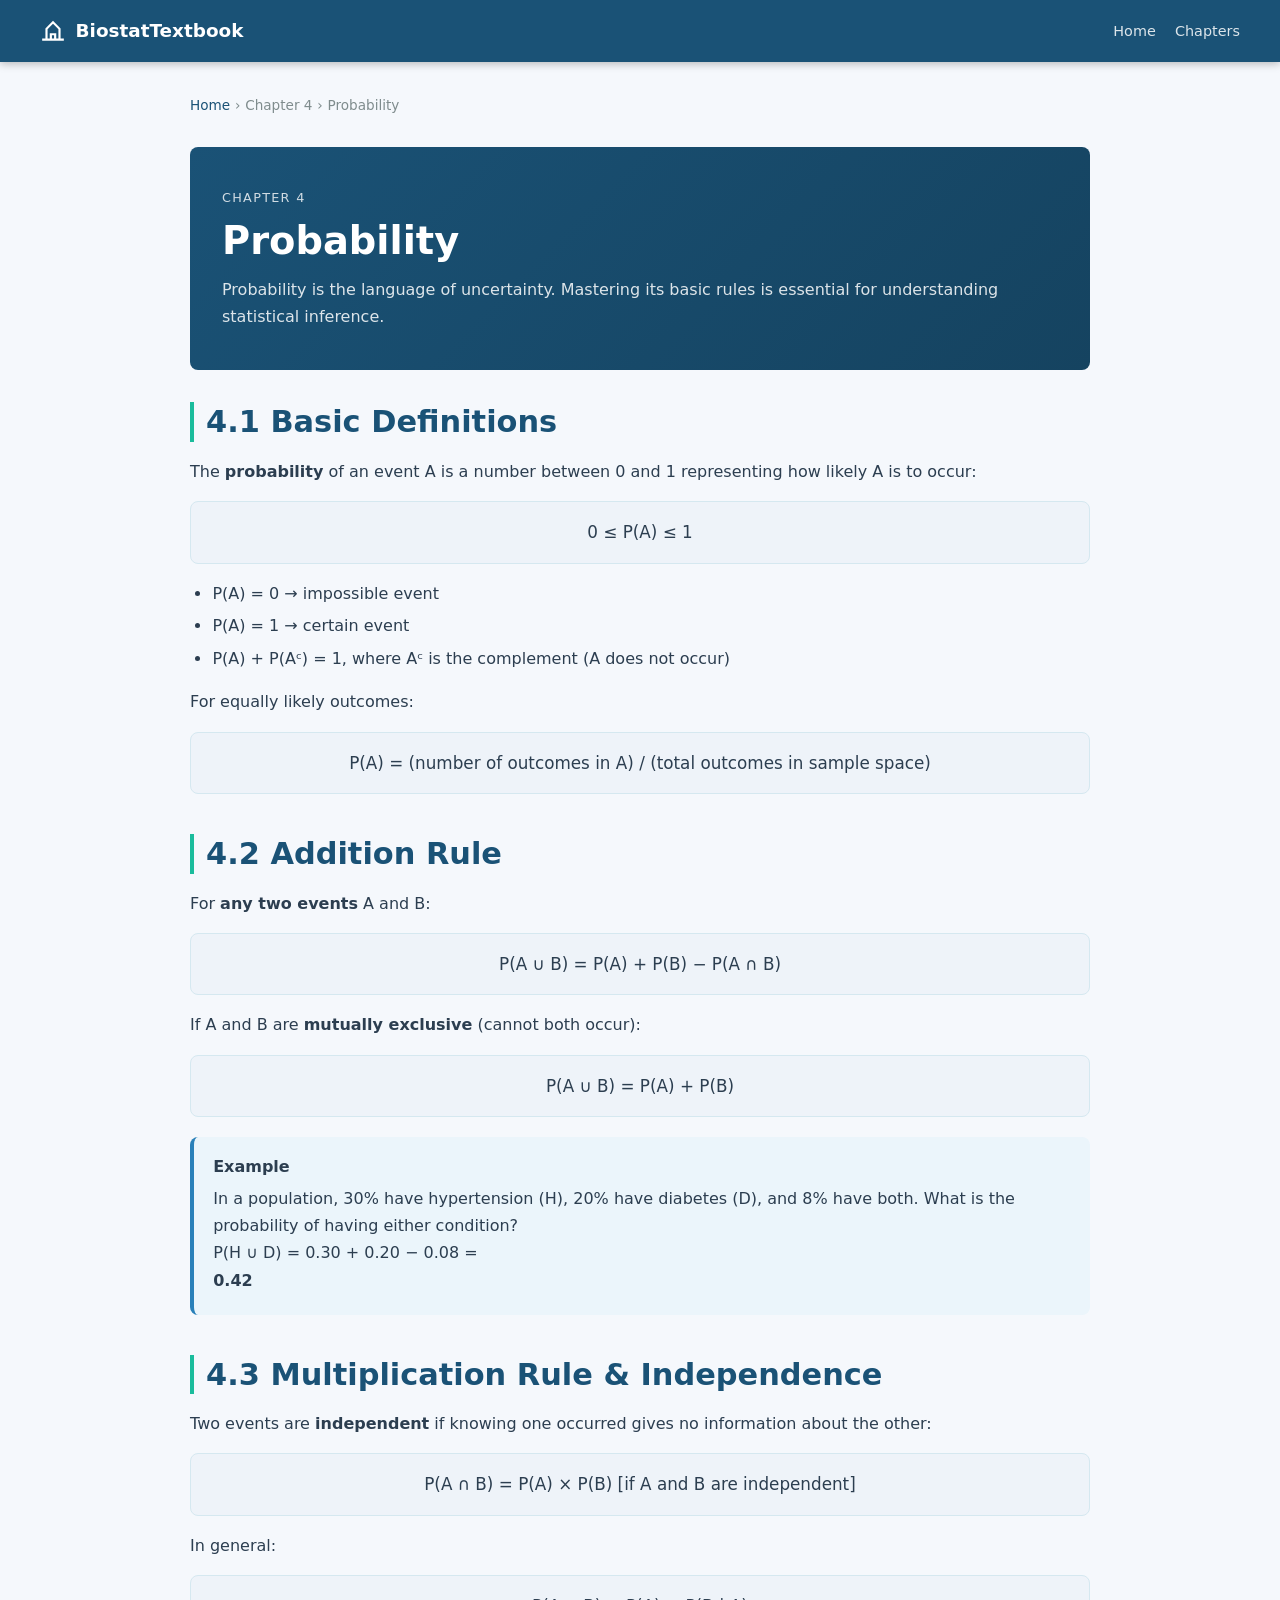
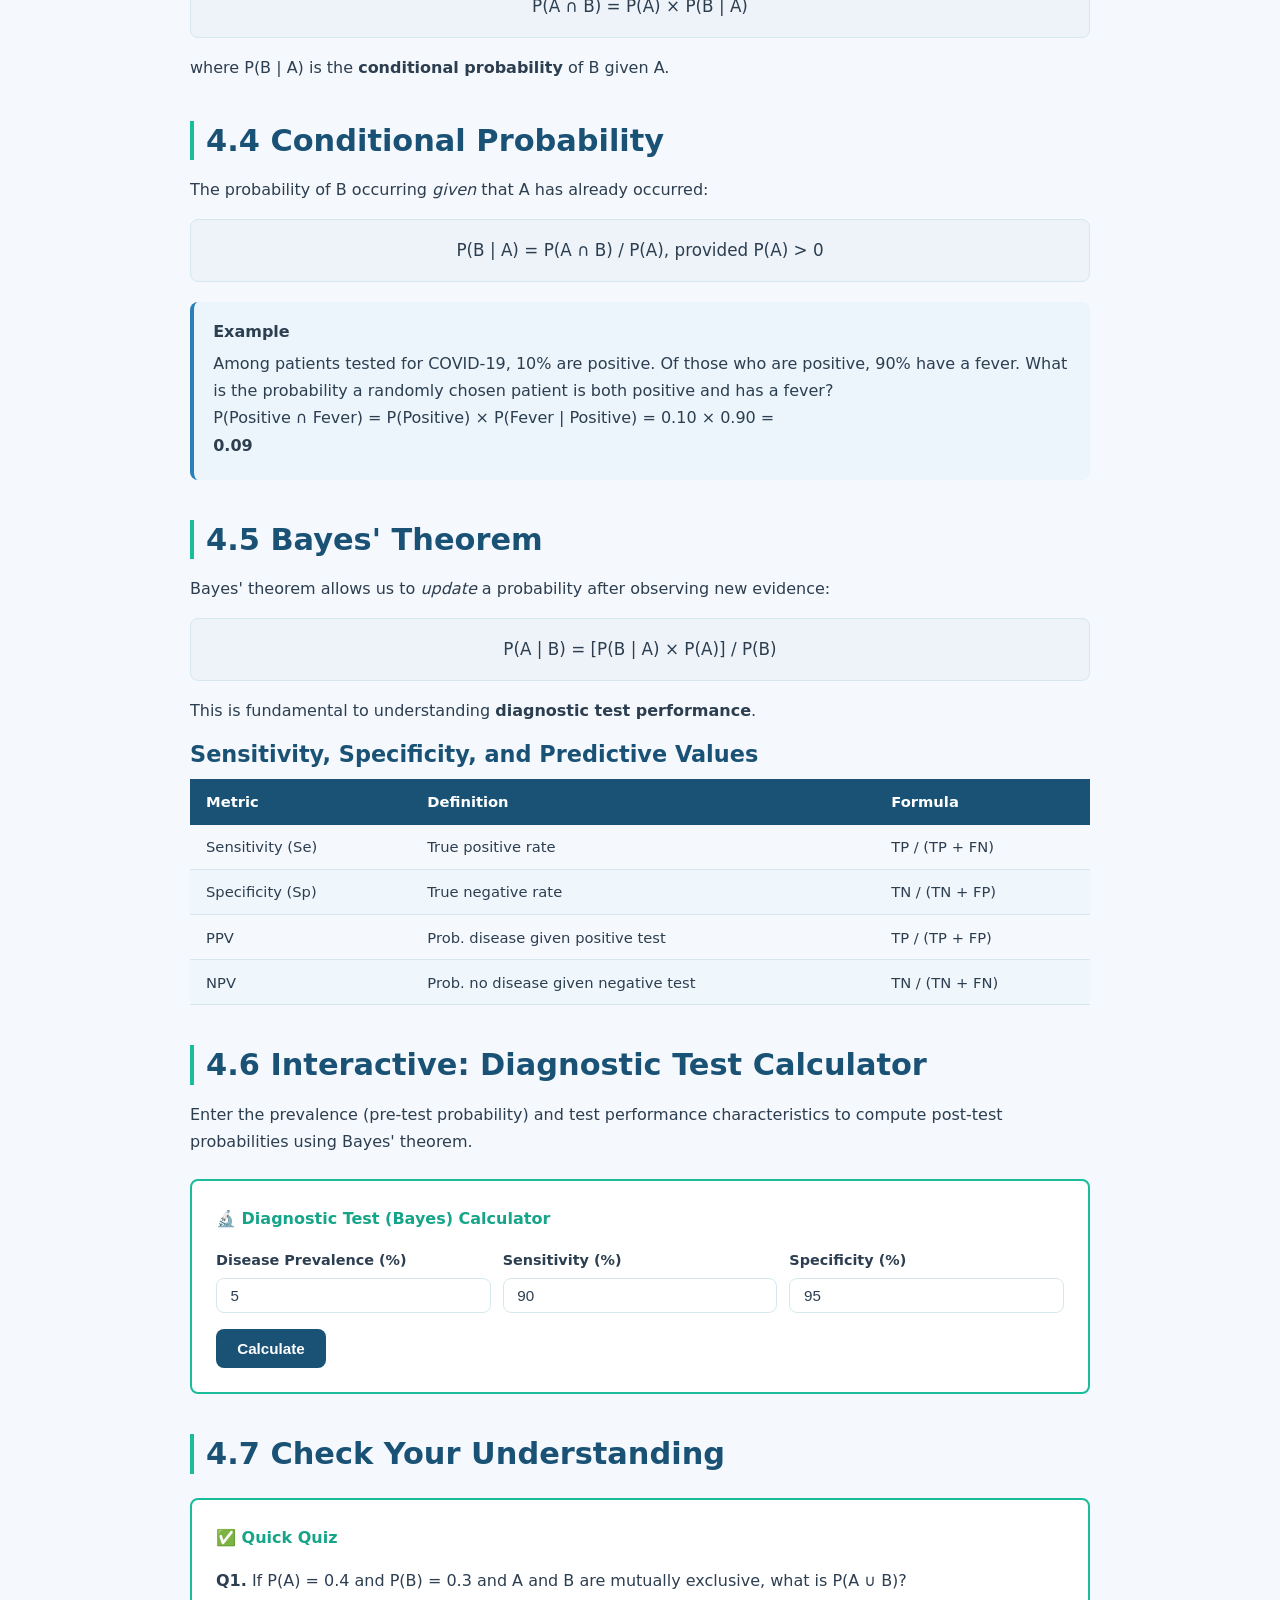
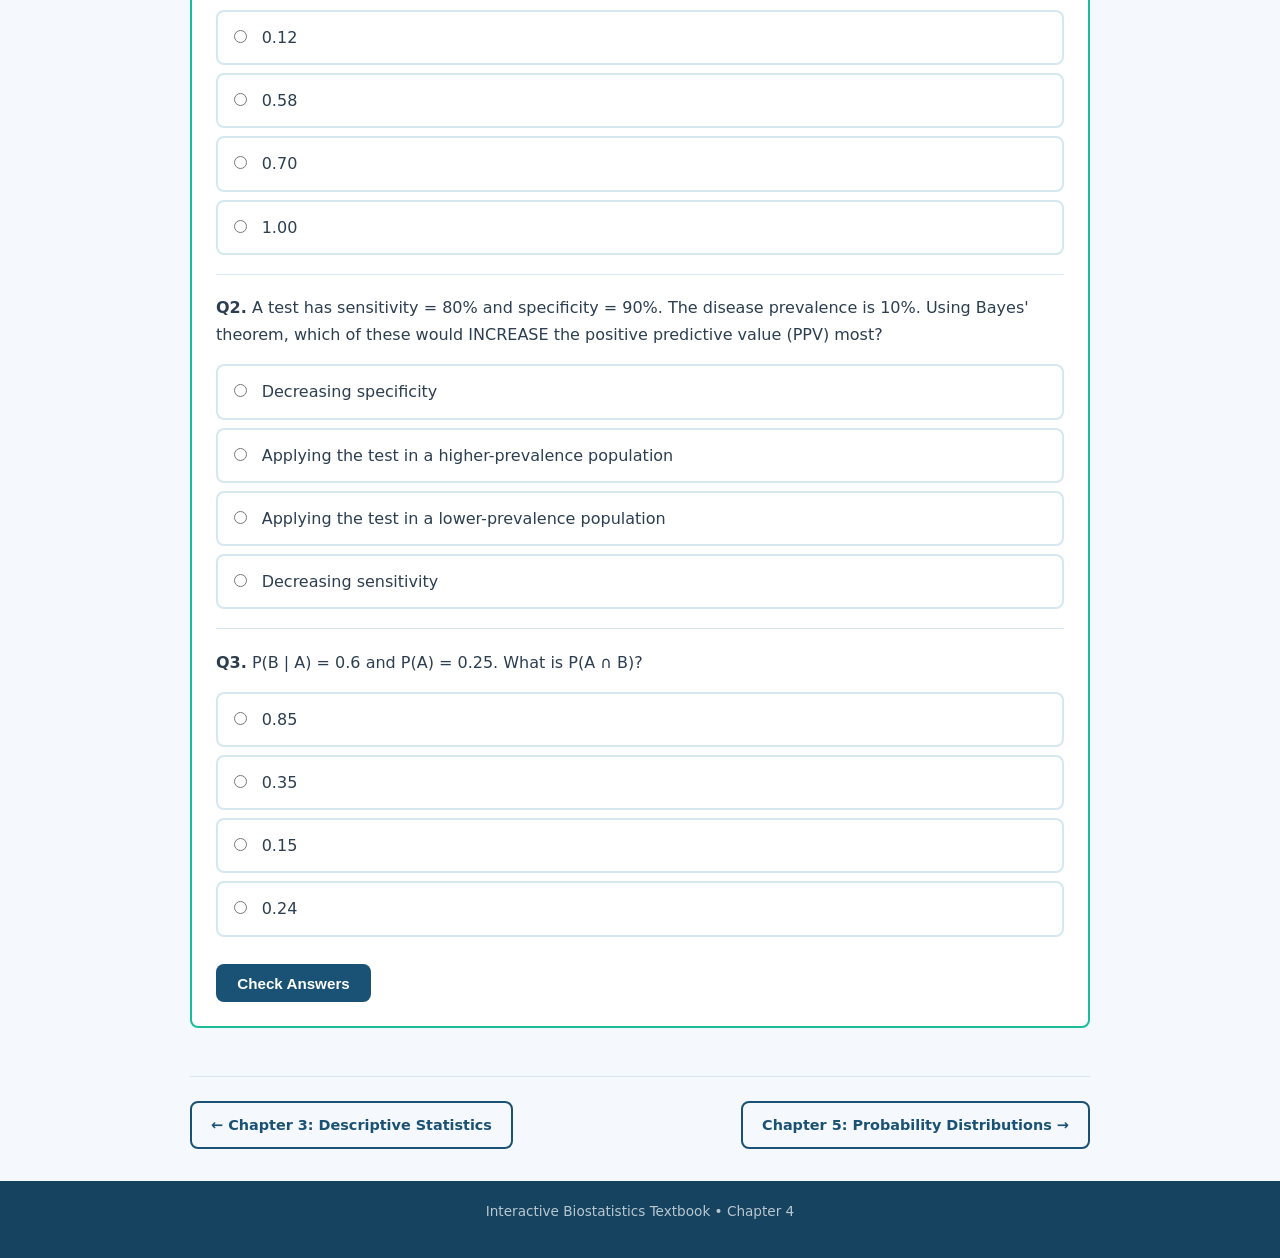
<file: chapters/chapter4.html>
<!DOCTYPE html>
<html lang="en">
<head>
  <meta charset="UTF-8" />
  <meta name="viewport" content="width=device-width, initial-scale=1.0" />
  <title>Chapter 4 – Probability</title>
  <link rel="stylesheet" href="../css/styles.css" />
</head>
<body>
<div class="page-wrapper">

  <header class="site-header">
    <div class="header-inner">
      <a href="../index.html" class="site-logo">
        <svg width="26" height="26" viewBox="0 0 24 24" fill="none" stroke="currentColor" stroke-width="2">
          <path d="M2 20h20M6 20V10l6-6 6 6v10M10 20v-5h4v5"/>
        </svg>
        BiostatTextbook
      </a>
      <nav class="site-nav" id="siteNav">
        <a href="../index.html">Home</a>
        <a href="chapter1.html">Chapters</a>
      </nav>
      <button class="nav-toggle" id="navToggle">
        <svg width="24" height="24" viewBox="0 0 24 24" fill="none" stroke="currentColor" stroke-width="2">
          <line x1="3" y1="6" x2="21" y2="6"/><line x1="3" y1="12" x2="21" y2="12"/><line x1="3" y1="18" x2="21" y2="18"/>
        </svg>
      </button>
    </div>
  </header>

  <main class="main-content">
    <div class="chapter-wrapper">

      <ul class="breadcrumb">
        <li><a href="../index.html">Home</a></li>
        <li>Chapter 4</li>
        <li>Probability</li>
      </ul>

      <div class="chapter-header">
        <div class="chapter-tag">Chapter 4</div>
        <h1>Probability</h1>
        <p>Probability is the language of uncertainty. Mastering its basic rules is essential for understanding statistical inference.</p>
      </div>

      <!-- 4.1 -->
      <section class="section">
        <h2>4.1 Basic Definitions</h2>
        <p>The <strong>probability</strong> of an event A is a number between 0 and 1 representing how likely A is to occur:</p>
        <div class="formula">0 ≤ P(A) ≤ 1</div>
        <ul>
          <li>P(A) = 0 → impossible event</li>
          <li>P(A) = 1 → certain event</li>
          <li>P(A) + P(Aᶜ) = 1, where Aᶜ is the complement (A does not occur)</li>
        </ul>
        <p>For equally likely outcomes:</p>
        <div class="formula">P(A) = (number of outcomes in A) / (total outcomes in sample space)</div>
      </section>

      <!-- 4.2 -->
      <section class="section">
        <h2>4.2 Addition Rule</h2>
        <p>For <strong>any two events</strong> A and B:</p>
        <div class="formula">P(A ∪ B) = P(A) + P(B) − P(A ∩ B)</div>
        <p>If A and B are <strong>mutually exclusive</strong> (cannot both occur):</p>
        <div class="formula">P(A ∪ B) = P(A) + P(B)</div>

        <div class="callout callout-info">
          <strong>Example</strong>
          In a population, 30% have hypertension (H), 20% have diabetes (D), and 8% have both. What is the probability of having either condition?<br>
          P(H ∪ D) = 0.30 + 0.20 − 0.08 = <strong>0.42</strong>
        </div>
      </section>

      <!-- 4.3 -->
      <section class="section">
        <h2>4.3 Multiplication Rule &amp; Independence</h2>
        <p>Two events are <strong>independent</strong> if knowing one occurred gives no information about the other:</p>
        <div class="formula">P(A ∩ B) = P(A) × P(B)  [if A and B are independent]</div>
        <p>In general:</p>
        <div class="formula">P(A ∩ B) = P(A) × P(B | A)</div>
        <p>where P(B | A) is the <strong>conditional probability</strong> of B given A.</p>
      </section>

      <!-- 4.4 -->
      <section class="section">
        <h2>4.4 Conditional Probability</h2>
        <p>The probability of B occurring <em>given</em> that A has already occurred:</p>
        <div class="formula">P(B | A) = P(A ∩ B) / P(A),  provided P(A) &gt; 0</div>

        <div class="callout callout-info">
          <strong>Example</strong>
          Among patients tested for COVID-19, 10% are positive. Of those who are positive, 90% have a fever. What is the probability a randomly chosen patient is both positive and has a fever?<br>
          P(Positive ∩ Fever) = P(Positive) × P(Fever | Positive) = 0.10 × 0.90 = <strong>0.09</strong>
        </div>
      </section>

      <!-- 4.5 Bayes -->
      <section class="section">
        <h2>4.5 Bayes' Theorem</h2>
        <p>Bayes' theorem allows us to <em>update</em> a probability after observing new evidence:</p>
        <div class="formula">P(A | B) = [P(B | A) × P(A)] / P(B)</div>
        <p>This is fundamental to understanding <strong>diagnostic test performance</strong>.</p>

        <h3>Sensitivity, Specificity, and Predictive Values</h3>
        <div class="table-wrap">
          <table>
            <thead><tr><th>Metric</th><th>Definition</th><th>Formula</th></tr></thead>
            <tbody>
              <tr><td>Sensitivity (Se)</td><td>True positive rate</td><td>TP / (TP + FN)</td></tr>
              <tr><td>Specificity (Sp)</td><td>True negative rate</td><td>TN / (TN + FP)</td></tr>
              <tr><td>PPV</td><td>Prob. disease given positive test</td><td>TP / (TP + FP)</td></tr>
              <tr><td>NPV</td><td>Prob. no disease given negative test</td><td>TN / (TN + FN)</td></tr>
            </tbody>
          </table>
        </div>
      </section>

      <!-- 4.6 Interactive Bayes Calculator -->
      <section class="section">
        <h2>4.6 Interactive: Diagnostic Test Calculator</h2>
        <p>Enter the prevalence (pre-test probability) and test performance characteristics to compute post-test probabilities using Bayes' theorem.</p>

        <div class="widget">
          <div class="widget-title">🔬 Diagnostic Test (Bayes) Calculator</div>
          <div class="input-row">
            <div class="form-group">
              <label for="prevInput">Disease Prevalence (%)</label>
              <input type="number" id="prevInput" class="form-control" value="5" min="0.1" max="99.9" step="0.1">
            </div>
            <div class="form-group">
              <label for="sensInput">Sensitivity (%)</label>
              <input type="number" id="sensInput" class="form-control" value="90" min="1" max="100" step="0.1">
            </div>
            <div class="form-group">
              <label for="specInput">Specificity (%)</label>
              <input type="number" id="specInput" class="form-control" value="95" min="1" max="100" step="0.1">
            </div>
          </div>
          <button class="btn btn-primary" id="calcBayes">Calculate</button>

          <div id="bayesResult" class="result-box" style="display:none;margin-top:1rem">
            <h4>Results</h4>
            <div id="bayesTable"></div>
          </div>
        </div>
      </section>

      <!-- 4.7 Quiz -->
      <section class="section">
        <h2>4.7 Check Your Understanding</h2>
        <div class="widget">
          <div class="widget-title">✅ Quick Quiz</div>

          <div id="q1">
            <p><strong>Q1.</strong> If P(A) = 0.4 and P(B) = 0.3 and A and B are mutually exclusive, what is P(A ∪ B)?</p>
            <label class="quiz-option"><input type="radio" name="q1" value="a"> 0.12</label>
            <label class="quiz-option"><input type="radio" name="q1" value="b"> 0.58</label>
            <label class="quiz-option"><input type="radio" name="q1" value="c"> 0.70</label>
            <label class="quiz-option"><input type="radio" name="q1" value="d"> 1.00</label>
            <div class="quiz-feedback" id="q1-fb"></div>
          </div>

          <hr style="margin:1.2rem 0;border:none;border-top:1px solid var(--border)">

          <div id="q2">
            <p><strong>Q2.</strong> A test has sensitivity = 80% and specificity = 90%. The disease prevalence is 10%. Using Bayes' theorem, which of these would INCREASE the positive predictive value (PPV) most?</p>
            <label class="quiz-option"><input type="radio" name="q2" value="a"> Decreasing specificity</label>
            <label class="quiz-option"><input type="radio" name="q2" value="b"> Applying the test in a higher-prevalence population</label>
            <label class="quiz-option"><input type="radio" name="q2" value="c"> Applying the test in a lower-prevalence population</label>
            <label class="quiz-option"><input type="radio" name="q2" value="d"> Decreasing sensitivity</label>
            <div class="quiz-feedback" id="q2-fb"></div>
          </div>

          <hr style="margin:1.2rem 0;border:none;border-top:1px solid var(--border)">

          <div id="q3">
            <p><strong>Q3.</strong> P(B | A) = 0.6 and P(A) = 0.25. What is P(A ∩ B)?</p>
            <label class="quiz-option"><input type="radio" name="q3" value="a"> 0.85</label>
            <label class="quiz-option"><input type="radio" name="q3" value="b"> 0.35</label>
            <label class="quiz-option"><input type="radio" name="q3" value="c"> 0.15</label>
            <label class="quiz-option"><input type="radio" name="q3" value="d"> 0.24</label>
            <div class="quiz-feedback" id="q3-fb"></div>
          </div>

          <button class="btn btn-primary" id="checkQ" style="margin-top:1.2rem">Check Answers</button>
        </div>
      </section>

      <nav class="chapter-nav">
        <a href="chapter3.html">← Chapter 3: Descriptive Statistics</a>
        <a href="chapter5.html">Chapter 5: Probability Distributions →</a>
      </nav>
    </div>
  </main>

  <footer class="site-footer"><p>Interactive Biostatistics Textbook &bull; Chapter 4</p></footer>
</div>

<script src="../js/stats.js"></script>
<script>
  document.getElementById('navToggle').addEventListener('click', () =>
    document.getElementById('siteNav').classList.toggle('open'));

  document.getElementById('calcBayes').addEventListener('click', () => {
    const prev = +document.getElementById('prevInput').value / 100;
    const sens = +document.getElementById('sensInput').value / 100;
    const spec = +document.getElementById('specInput').value / 100;
    // Bayes
    const pTP = prev * sens;
    const pFP = (1 - prev) * (1 - spec);
    const pFN = prev * (1 - sens);
    const pTN = (1 - prev) * spec;
    const pPos = pTP + pFP;
    const pNeg = pFN + pTN;
    const PPV = pTP / pPos;
    const NPV = pTN / pNeg;
    const LRpos = sens / (1 - spec);
    const LRneg = (1 - sens) / spec;

    document.getElementById('bayesResult').style.display = 'block';
    document.getElementById('bayesTable').innerHTML = `
      <div class="table-wrap">
      <table>
        <thead><tr><th>Metric</th><th>Value</th></tr></thead>
        <tbody>
          <tr><td>Pre-test probability (prevalence)</td><td>${(prev*100).toFixed(1)}%</td></tr>
          <tr><td>P(positive test)</td><td>${(pPos*100).toFixed(2)}%</td></tr>
          <tr><td>PPV (Post-test prob. if test +)</td><td><strong>${(PPV*100).toFixed(1)}%</strong></td></tr>
          <tr><td>NPV (Post-test prob. if test −)</td><td><strong>${(NPV*100).toFixed(1)}%</strong></td></tr>
          <tr><td>Likelihood Ratio (+)</td><td>${LRpos.toFixed(2)}</td></tr>
          <tr><td>Likelihood Ratio (−)</td><td>${LRneg.toFixed(3)}</td></tr>
        </tbody>
      </table></div>
      <p style="font-size:.85rem;color:var(--muted);margin-top:.75rem">
        PPV = probability of having the disease given a positive test result.
      </p>`;
  });

  /* Quiz */
  const answers = { q1:'c', q2:'b', q3:'c' };
  const exp = {
    q1:'✅ Correct! Mutually exclusive: P(A ∪ B) = 0.4 + 0.3 = <strong>0.70</strong>.',
    q2:'✅ Correct! <strong>Higher prevalence</strong> increases the proportion of true positives among all positives, increasing PPV.',
    q3:'✅ Correct! P(A ∩ B) = P(B|A) × P(A) = 0.6 × 0.25 = <strong>0.15</strong>.'
  };
  const wrong = {
    q1:'❌ For mutually exclusive events: P(A ∪ B) = P(A) + P(B) = 0.4 + 0.3 = 0.70.',
    q2:'❌ Applying in a <em>higher-prevalence</em> population increases PPV because there are more true positives relative to false positives.',
    q3:'❌ P(A ∩ B) = P(B|A) × P(A) = 0.6 × 0.25 = 0.15.'
  };
  document.getElementById('checkQ').addEventListener('click', () => {
    ['q1','q2','q3'].forEach(id => {
      const sel = document.querySelector(`input[name=${id}]:checked`);
      const fb = document.getElementById(`${id}-fb`);
      if (!sel) { fb.innerHTML='Please select.'; fb.className='quiz-feedback incorrect'; return; }
      const ok = sel.value === answers[id];
      fb.innerHTML = ok ? exp[id] : wrong[id];
      fb.className = 'quiz-feedback '+(ok?'correct':'incorrect');
      document.querySelectorAll(`input[name=${id}]`).forEach(inp => {
        inp.closest('.quiz-option').className = 'quiz-option '+(inp.value===answers[id]?'correct':(inp.checked?'incorrect':''));
      });
    });
  });
</script>
</body>
</html>
</file>
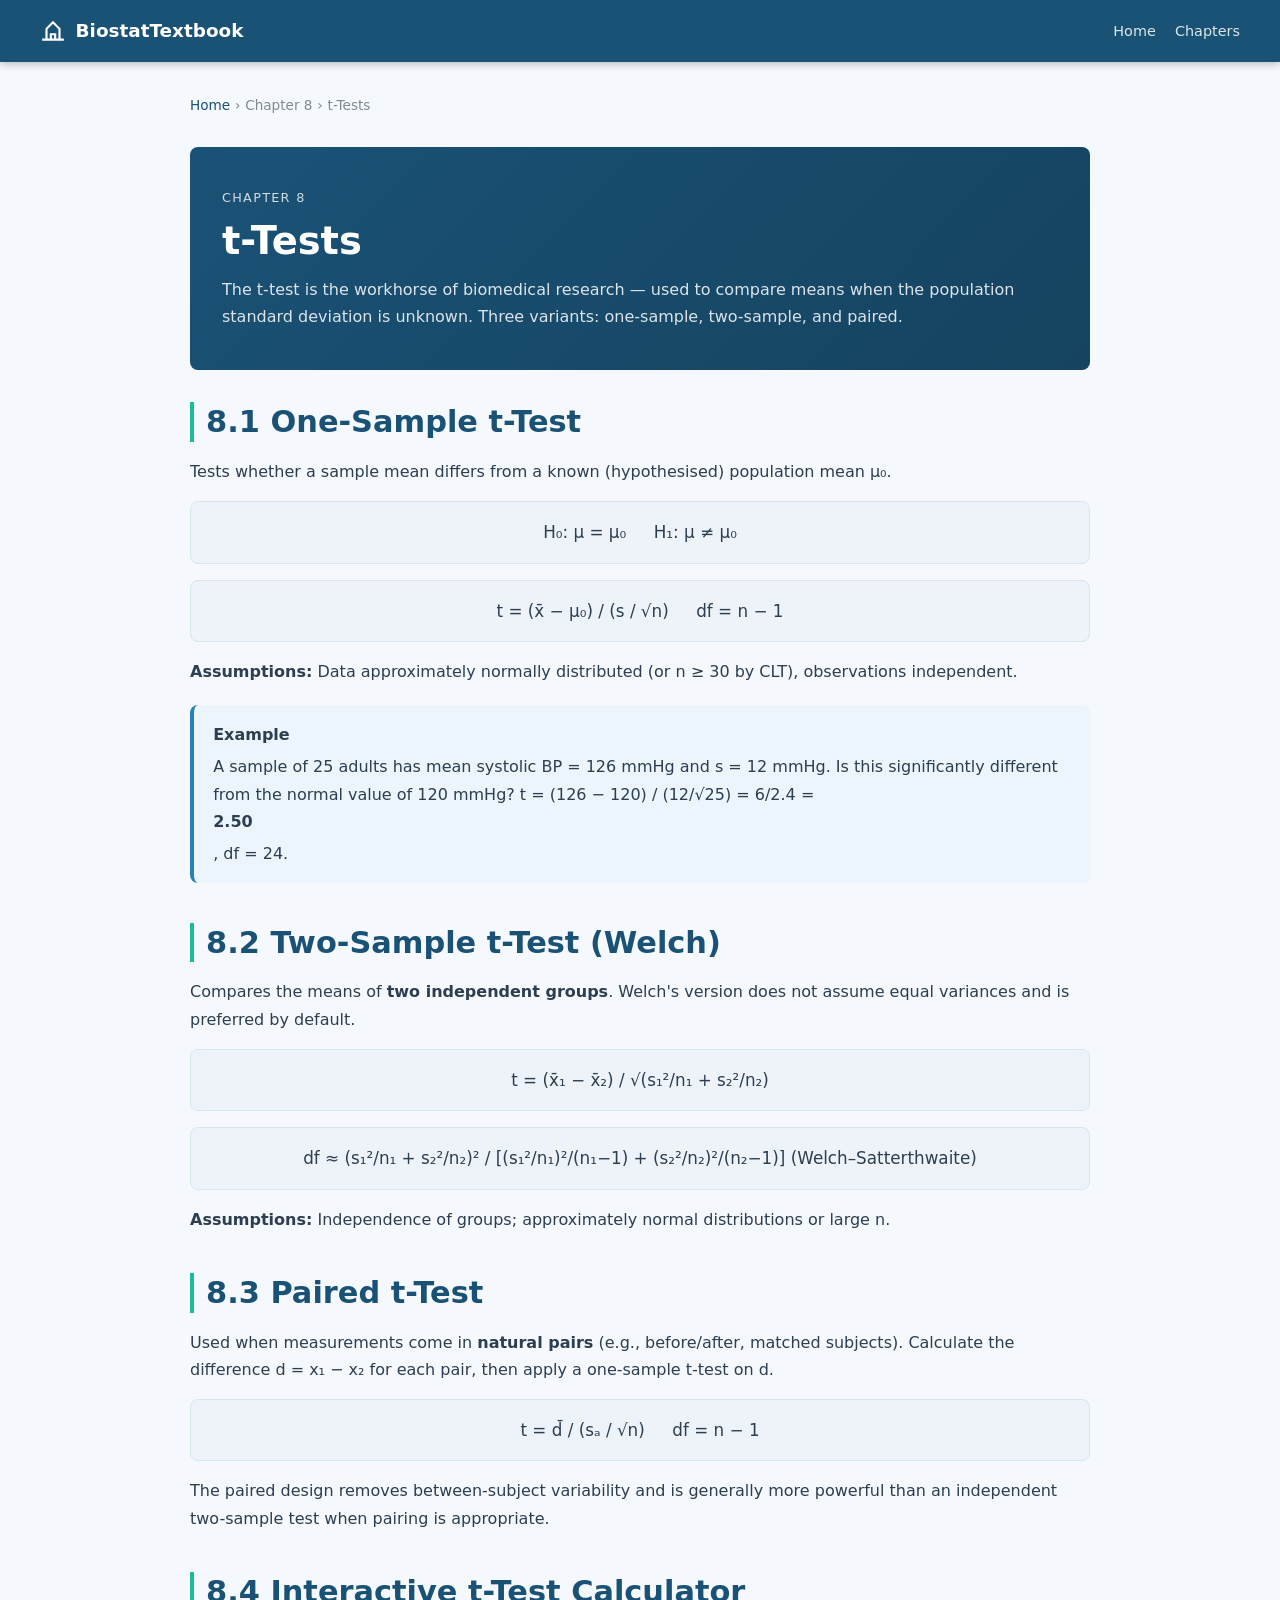
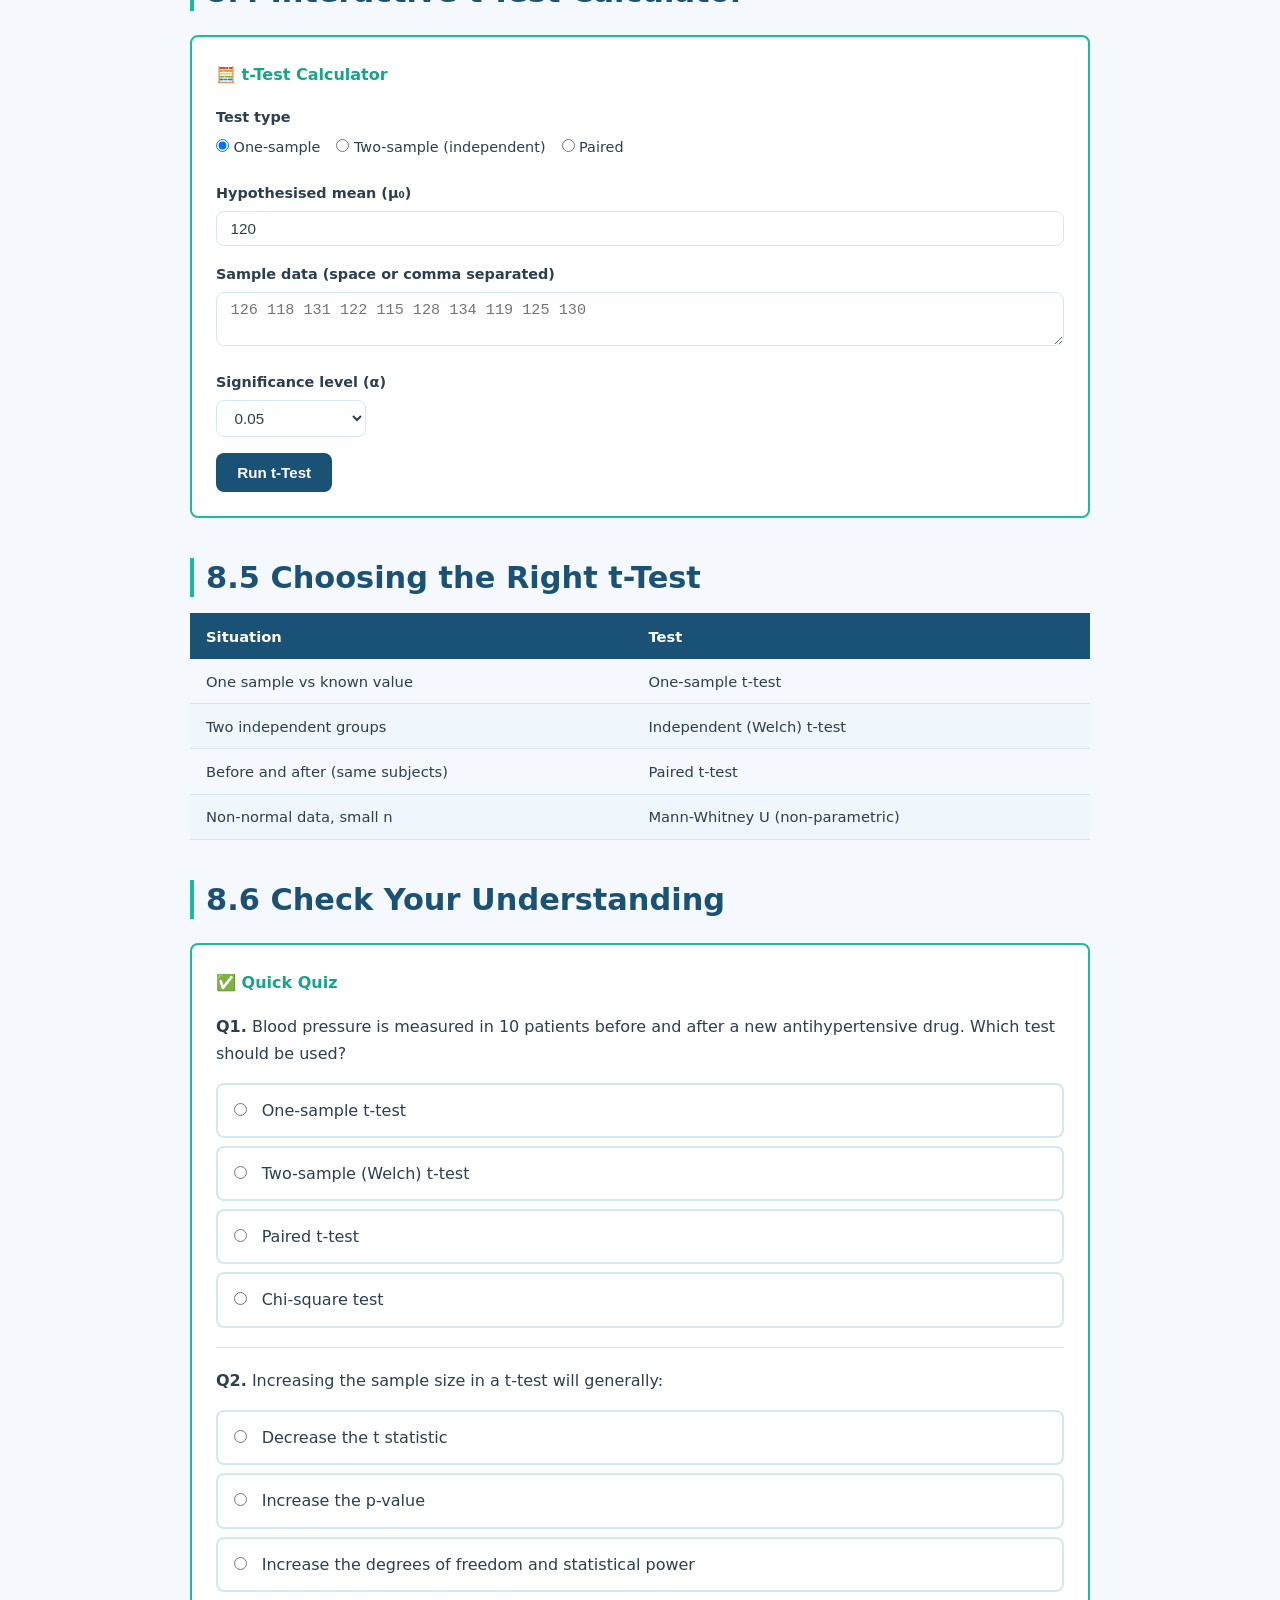
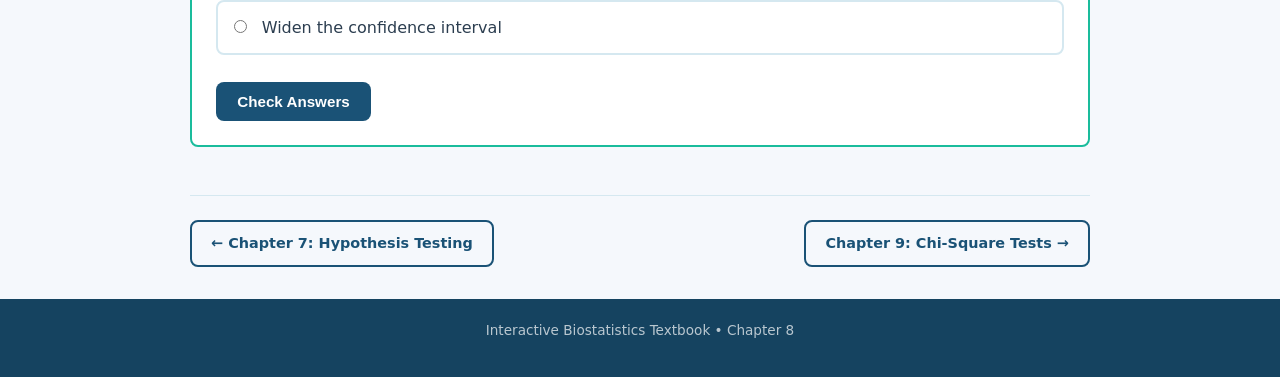
<file: chapters/chapter8.html>
<!DOCTYPE html>
<html lang="en">
<head>
  <meta charset="UTF-8" />
  <meta name="viewport" content="width=device-width, initial-scale=1.0" />
  <title>Chapter 8 – t-Tests</title>
  <link rel="stylesheet" href="../css/styles.css" />
</head>
<body>
<div class="page-wrapper">

  <header class="site-header">
    <div class="header-inner">
      <a href="../index.html" class="site-logo">
        <svg width="26" height="26" viewBox="0 0 24 24" fill="none" stroke="currentColor" stroke-width="2">
          <path d="M2 20h20M6 20V10l6-6 6 6v10M10 20v-5h4v5"/>
        </svg>
        BiostatTextbook
      </a>
      <nav class="site-nav" id="siteNav">
        <a href="../index.html">Home</a>
        <a href="chapter1.html">Chapters</a>
      </nav>
      <button class="nav-toggle" id="navToggle">
        <svg width="24" height="24" viewBox="0 0 24 24" fill="none" stroke="currentColor" stroke-width="2">
          <line x1="3" y1="6" x2="21" y2="6"/><line x1="3" y1="12" x2="21" y2="12"/><line x1="3" y1="18" x2="21" y2="18"/>
        </svg>
      </button>
    </div>
  </header>

  <main class="main-content">
    <div class="chapter-wrapper">

      <ul class="breadcrumb">
        <li><a href="../index.html">Home</a></li>
        <li>Chapter 8</li>
        <li>t-Tests</li>
      </ul>

      <div class="chapter-header">
        <div class="chapter-tag">Chapter 8</div>
        <h1>t-Tests</h1>
        <p>The t-test is the workhorse of biomedical research — used to compare means when the population standard deviation is unknown. Three variants: one-sample, two-sample, and paired.</p>
      </div>

      <!-- 8.1 -->
      <section class="section">
        <h2>8.1 One-Sample t-Test</h2>
        <p>Tests whether a sample mean differs from a known (hypothesised) population mean μ₀.</p>
        <div class="formula">H₀: μ = μ₀ &emsp; H₁: μ ≠ μ₀</div>
        <div class="formula">t = (x̄ − μ₀) / (s / √n) &emsp; df = n − 1</div>
        <p><strong>Assumptions:</strong> Data approximately normally distributed (or n ≥ 30 by CLT), observations independent.</p>

        <div class="callout callout-info">
          <strong>Example</strong>
          A sample of 25 adults has mean systolic BP = 126 mmHg and s = 12 mmHg. Is this significantly different from the normal value of 120 mmHg?
          t = (126 − 120) / (12/√25) = 6/2.4 = <strong>2.50</strong>, df = 24.
        </div>
      </section>

      <!-- 8.2 -->
      <section class="section">
        <h2>8.2 Two-Sample t-Test (Welch)</h2>
        <p>Compares the means of <strong>two independent groups</strong>. Welch's version does not assume equal variances and is preferred by default.</p>
        <div class="formula">t = (x̄₁ − x̄₂) / √(s₁²/n₁ + s₂²/n₂)</div>
        <div class="formula">df ≈ (s₁²/n₁ + s₂²/n₂)² / [(s₁²/n₁)²/(n₁−1) + (s₂²/n₂)²/(n₂−1)]  (Welch–Satterthwaite)</div>
        <p><strong>Assumptions:</strong> Independence of groups; approximately normal distributions or large n.</p>
      </section>

      <!-- 8.3 -->
      <section class="section">
        <h2>8.3 Paired t-Test</h2>
        <p>Used when measurements come in <strong>natural pairs</strong> (e.g., before/after, matched subjects). Calculate the difference d = x₁ − x₂ for each pair, then apply a one-sample t-test on d.</p>
        <div class="formula">t = d̄ / (sₐ / √n) &emsp; df = n − 1</div>
        <p>The paired design removes between-subject variability and is generally more powerful than an independent two-sample test when pairing is appropriate.</p>
      </section>

      <!-- 8.4 Interactive t-test calculator -->
      <section class="section">
        <h2>8.4 Interactive t-Test Calculator</h2>

        <div class="widget">
          <div class="widget-title">🧮 t-Test Calculator</div>
          <div class="form-group">
            <label>Test type</label>
            <div style="display:flex;gap:1rem;flex-wrap:wrap">
              <label style="font-weight:normal"><input type="radio" name="tType" value="one" checked> One-sample</label>
              <label style="font-weight:normal"><input type="radio" name="tType" value="two"> Two-sample (independent)</label>
              <label style="font-weight:normal"><input type="radio" name="tType" value="paired"> Paired</label>
            </div>
          </div>

          <!-- One-sample inputs -->
          <div id="oneInputs">
            <div class="input-row">
              <div class="form-group">
                <label for="oneMu0">Hypothesised mean (μ₀)</label>
                <input type="number" id="oneMu0" class="form-control" value="120" step="any">
              </div>
            </div>
            <div class="form-group">
              <label for="oneData">Sample data (space or comma separated)</label>
              <textarea id="oneData" class="form-control" rows="2" placeholder="126 118 131 122 115 128 134 119 125 130"></textarea>
            </div>
          </div>

          <!-- Two-sample inputs -->
          <div id="twoInputs" style="display:none">
            <div class="form-group">
              <label for="g1Data">Group 1 data</label>
              <textarea id="g1Data" class="form-control" rows="2" placeholder="72 78 65 80 74 69 76 82"></textarea>
            </div>
            <div class="form-group">
              <label for="g2Data">Group 2 data</label>
              <textarea id="g2Data" class="form-control" rows="2" placeholder="85 91 79 88 94 83 87 90"></textarea>
            </div>
          </div>

          <!-- Paired inputs -->
          <div id="pairedInputs" style="display:none">
            <div class="form-group">
              <label for="preData">Pre-treatment data</label>
              <textarea id="preData" class="form-control" rows="2" placeholder="130 142 128 135 148 122 138 145"></textarea>
            </div>
            <div class="form-group">
              <label for="postData">Post-treatment data</label>
              <textarea id="postData" class="form-control" rows="2" placeholder="120 128 119 125 132 115 125 130"></textarea>
            </div>
          </div>

          <div class="form-group" style="margin-top:.75rem">
            <label>Significance level (α)</label>
            <select id="tAlpha" class="form-control" style="max-width:150px">
              <option value="0.10">0.10</option>
              <option value="0.05" selected>0.05</option>
              <option value="0.01">0.01</option>
            </select>
          </div>

          <button class="btn btn-primary" id="runTTest">Run t-Test</button>
          <div id="tResult" class="result-box" style="display:none;margin-top:1rem"></div>
          <div id="tError"  class="callout callout-danger" style="display:none;margin-top:.75rem"></div>
        </div>
      </section>

      <!-- 8.5 When to use which test -->
      <section class="section">
        <h2>8.5 Choosing the Right t-Test</h2>
        <div class="table-wrap">
          <table>
            <thead><tr><th>Situation</th><th>Test</th></tr></thead>
            <tbody>
              <tr><td>One sample vs known value</td><td>One-sample t-test</td></tr>
              <tr><td>Two independent groups</td><td>Independent (Welch) t-test</td></tr>
              <tr><td>Before and after (same subjects)</td><td>Paired t-test</td></tr>
              <tr><td>Non-normal data, small n</td><td>Mann-Whitney U (non-parametric)</td></tr>
            </tbody>
          </table>
        </div>
      </section>

      <!-- Quiz -->
      <section class="section">
        <h2>8.6 Check Your Understanding</h2>
        <div class="widget">
          <div class="widget-title">✅ Quick Quiz</div>
          <div id="q1">
            <p><strong>Q1.</strong> Blood pressure is measured in 10 patients before and after a new antihypertensive drug. Which test should be used?</p>
            <label class="quiz-option"><input type="radio" name="q1" value="a"> One-sample t-test</label>
            <label class="quiz-option"><input type="radio" name="q1" value="b"> Two-sample (Welch) t-test</label>
            <label class="quiz-option"><input type="radio" name="q1" value="c"> Paired t-test</label>
            <label class="quiz-option"><input type="radio" name="q1" value="d"> Chi-square test</label>
            <div class="quiz-feedback" id="q1-fb"></div>
          </div>
          <hr style="margin:1.2rem 0;border:none;border-top:1px solid var(--border)">
          <div id="q2">
            <p><strong>Q2.</strong> Increasing the sample size in a t-test will generally:</p>
            <label class="quiz-option"><input type="radio" name="q2" value="a"> Decrease the t statistic</label>
            <label class="quiz-option"><input type="radio" name="q2" value="b"> Increase the p-value</label>
            <label class="quiz-option"><input type="radio" name="q2" value="c"> Increase the degrees of freedom and statistical power</label>
            <label class="quiz-option"><input type="radio" name="q2" value="d"> Widen the confidence interval</label>
            <div class="quiz-feedback" id="q2-fb"></div>
          </div>
          <button class="btn btn-primary" id="checkQ" style="margin-top:1.2rem">Check Answers</button>
        </div>
      </section>

      <nav class="chapter-nav">
        <a href="chapter7.html">← Chapter 7: Hypothesis Testing</a>
        <a href="chapter9.html">Chapter 9: Chi-Square Tests →</a>
      </nav>
    </div>
  </main>

  <footer class="site-footer"><p>Interactive Biostatistics Textbook &bull; Chapter 8</p></footer>
</div>

<script src="../js/stats.js"></script>
<script>
  document.getElementById('navToggle').addEventListener('click', () =>
    document.getElementById('siteNav').classList.toggle('open'));

  /* Show/hide inputs based on test type */
  document.querySelectorAll('input[name=tType]').forEach(r => r.addEventListener('change', () => {
    const v = r.value;
    document.getElementById('oneInputs').style.display    = v==='one'    ? 'block' : 'none';
    document.getElementById('twoInputs').style.display    = v==='two'    ? 'block' : 'none';
    document.getElementById('pairedInputs').style.display = v==='paired' ? 'block' : 'none';
  }));

  document.getElementById('runTTest').addEventListener('click', () => {
    const type  = document.querySelector('input[name=tType]:checked').value;
    const alpha = +document.getElementById('tAlpha').value;
    const err   = document.getElementById('tError');
    const res   = document.getElementById('tResult');
    err.style.display = 'none';
    res.style.display = 'none';

    let result, label;
    try {
      if (type === 'one') {
        const mu0  = +document.getElementById('oneMu0').value;
        const data = Stats.parseNumbers(document.getElementById('oneData').value);
        if (data.length < 2) throw new Error('Need at least 2 values.');
        result = Stats.oneSampleT(data, mu0);
        label  = `One-Sample t-Test (μ₀ = ${mu0})`;
      } else if (type === 'two') {
        const d1 = Stats.parseNumbers(document.getElementById('g1Data').value);
        const d2 = Stats.parseNumbers(document.getElementById('g2Data').value);
        if (d1.length < 2 || d2.length < 2) throw new Error('Need at least 2 values per group.');
        result = Stats.twoSampleT(d1, d2);
        label  = 'Two-Sample Welch t-Test';
      } else {
        const pre  = Stats.parseNumbers(document.getElementById('preData').value);
        const post = Stats.parseNumbers(document.getElementById('postData').value);
        if (pre.length !== post.length || pre.length < 2) throw new Error('Groups must have same length (≥2).');
        const diffs = pre.map((v,i) => v - post[i]);
        result = Stats.oneSampleT(diffs, 0);
        result._mean1 = Stats.mean(pre); result._mean2 = Stats.mean(post);
        label  = 'Paired t-Test';
      }
    } catch(e) {
      err.textContent = e.message;
      err.style.display = 'block';
      return;
    }

    const sig = result.pValue < alpha;
    let rows = '';
    if (type === 'one') {
      rows += `<tr><td>Sample mean (x̄)</td><td>${Stats.round(result.mean,3)}</td></tr>`;
      rows += `<tr><td>Sample SD (s)</td><td>${Stats.round(result.sd,3)}</td></tr>`;
      rows += `<tr><td>n</td><td>${result.n}</td></tr>`;
    } else if (type === 'two') {
      rows += `<tr><td>Mean 1 / Mean 2</td><td>${Stats.round(result.mean1,3)} / ${Stats.round(result.mean2,3)}</td></tr>`;
      rows += `<tr><td>SD 1 / SD 2</td><td>${Stats.round(result.sd1,3)} / ${Stats.round(result.sd2,3)}</td></tr>`;
      rows += `<tr><td>n₁ / n₂</td><td>${result.n1} / ${result.n2}</td></tr>`;
    } else {
      rows += `<tr><td>Mean before / after</td><td>${Stats.round(result._mean1,3)} / ${Stats.round(result._mean2,3)}</td></tr>`;
      rows += `<tr><td>Mean difference (d̄)</td><td>${Stats.round(result.mean,3)}</td></tr>`;
    }

    res.style.display = 'block';
    res.innerHTML = `
      <h4>${label}</h4>
      <div class="table-wrap"><table>
        <thead><tr><th>Statistic</th><th>Value</th></tr></thead>
        <tbody>
          ${rows}
          <tr><td>t statistic</td><td>${Stats.round(result.t,4)}</td></tr>
          <tr><td>Degrees of freedom</td><td>${Stats.round(result.df,2)}</td></tr>
          <tr><td>p-value (two-tailed)</td><td>${Stats.pValueLabel(result.pValue)}</td></tr>
          <tr><td>Decision (α=${alpha})</td><td><strong style="color:${sig?'var(--danger)':'var(--success)'}">${sig?'Reject H₀ (significant)':'Fail to reject H₀'}</strong></td></tr>
        </tbody>
      </table></div>`;
  });

  /* Quiz */
  const answers={q1:'c',q2:'c'};
  const exp={q1:'✅ Correct! Same patients before and after → <strong>paired t-test</strong>.', q2:'✅ Correct! More n → higher df → narrower CI → more power.'};
  const wrong={q1:'❌ Measurements on the same patients before and after calls for a <em>paired t-test</em>.', q2:'❌ Larger n increases df and power, and <em>narrows</em> confidence intervals.'};
  document.getElementById('checkQ').addEventListener('click',()=>{
    ['q1','q2'].forEach(id=>{
      const sel=document.querySelector(`input[name=${id}]:checked`);
      const fb=document.getElementById(`${id}-fb`);
      if(!sel){fb.innerHTML='Please select.';fb.className='quiz-feedback incorrect';return;}
      const ok=sel.value===answers[id];
      fb.innerHTML=ok?exp[id]:wrong[id];
      fb.className='quiz-feedback '+(ok?'correct':'incorrect');
      document.querySelectorAll(`input[name=${id}]`).forEach(inp=>{
        inp.closest('.quiz-option').className='quiz-option '+(inp.value===answers[id]?'correct':(inp.checked?'incorrect':''));
      });
    });
  });
</script>
</body>
</html>
</file>
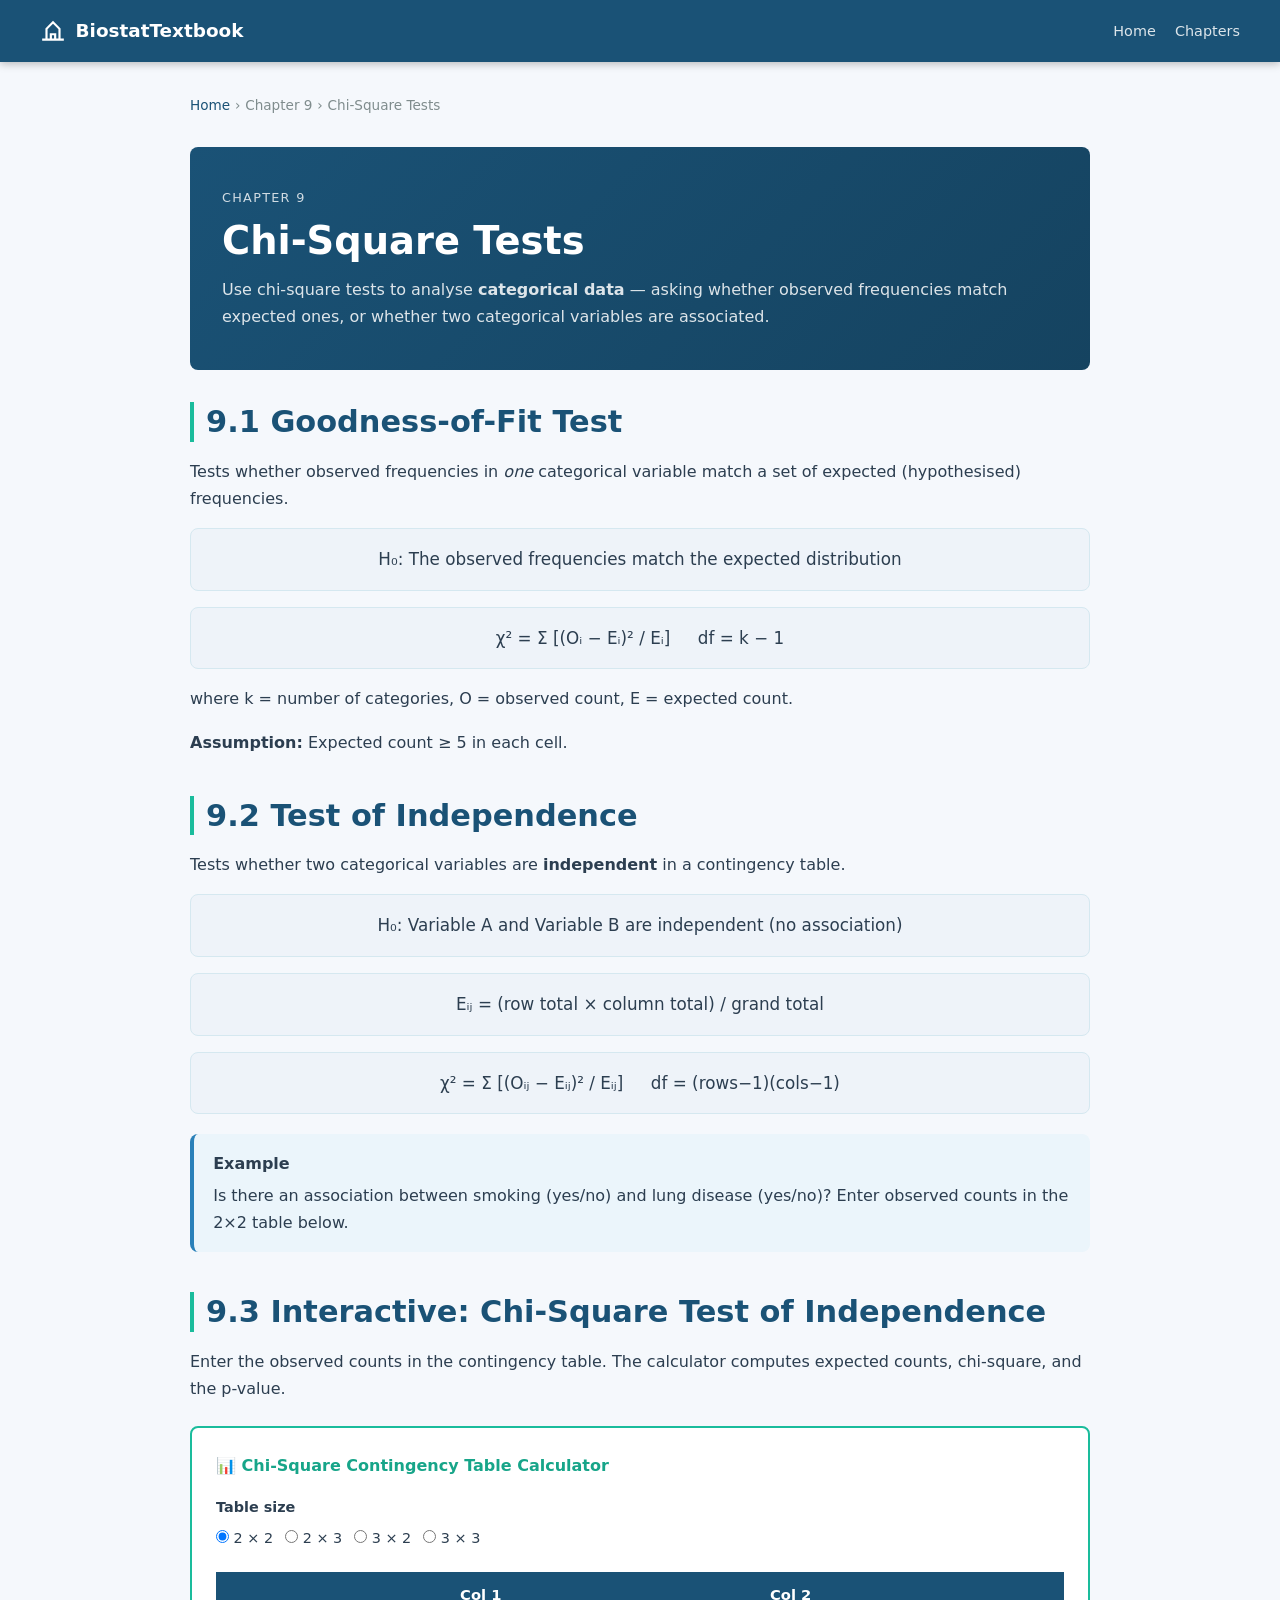
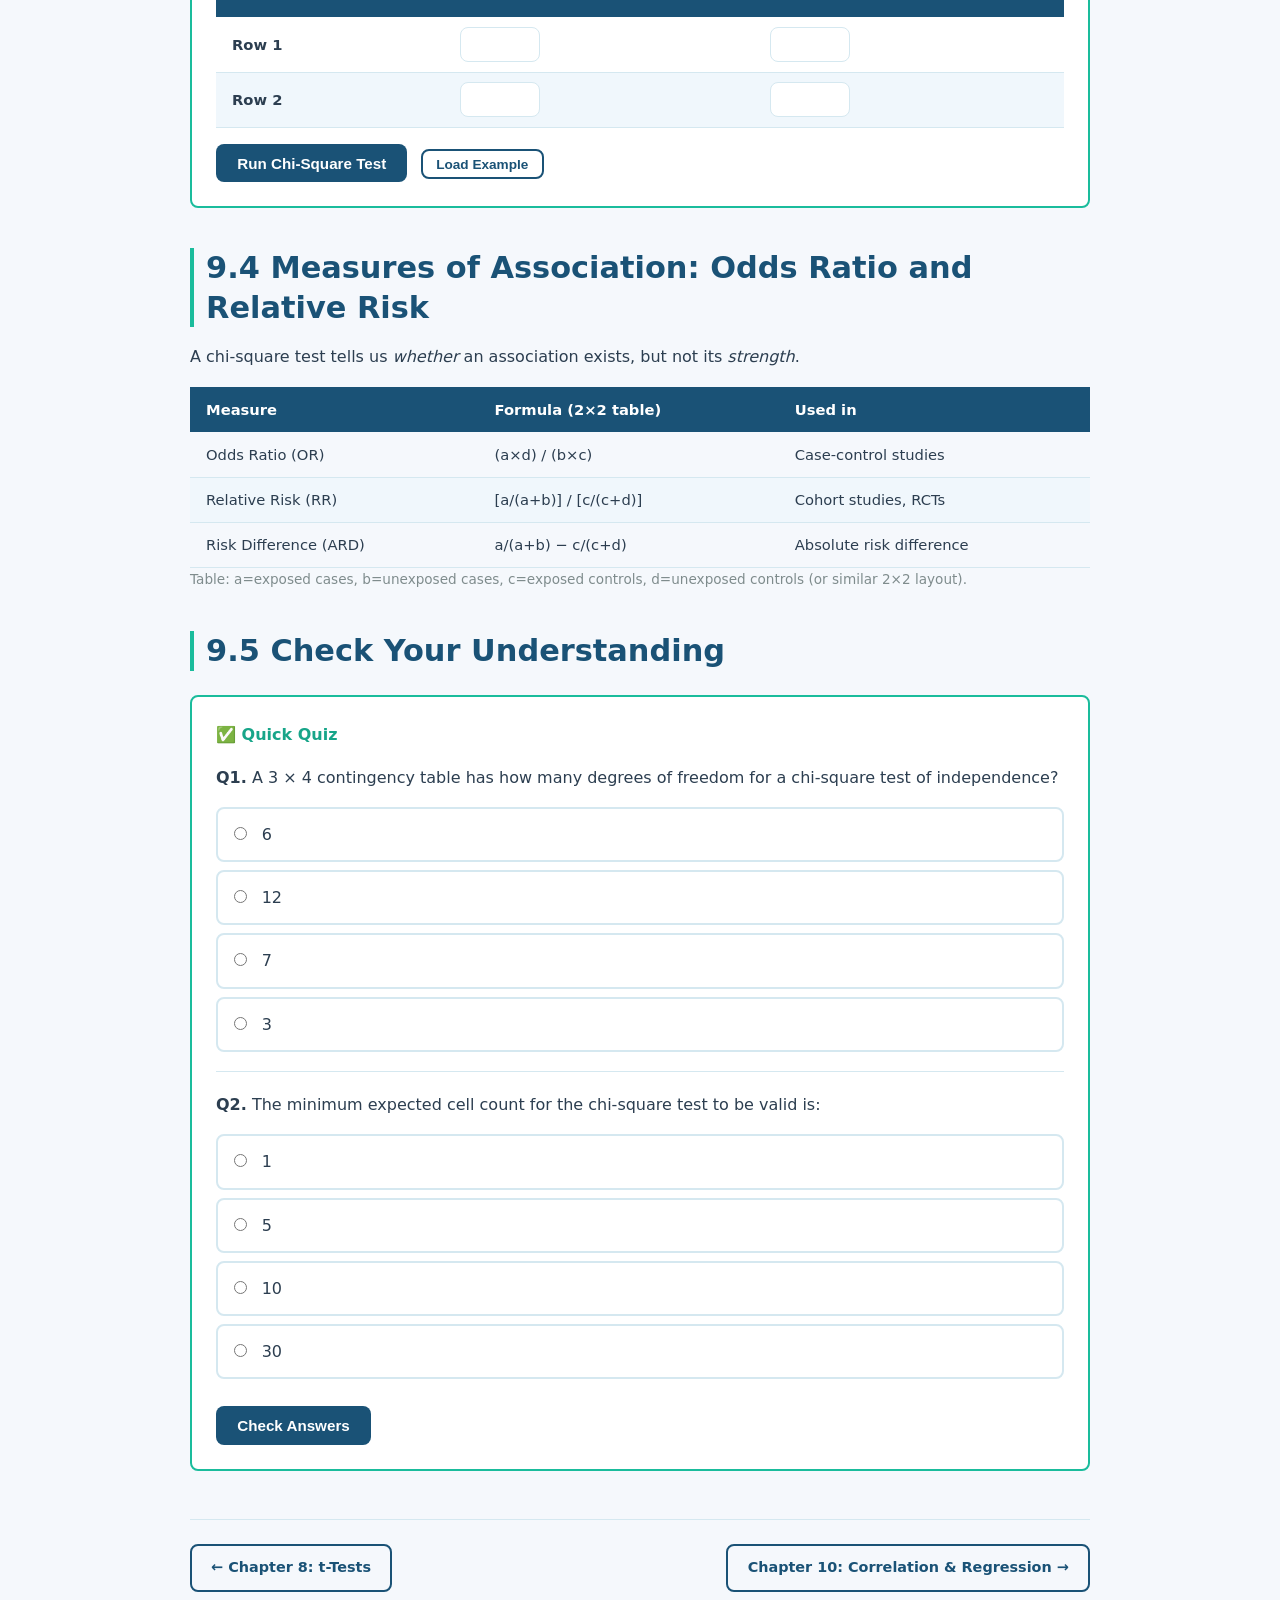
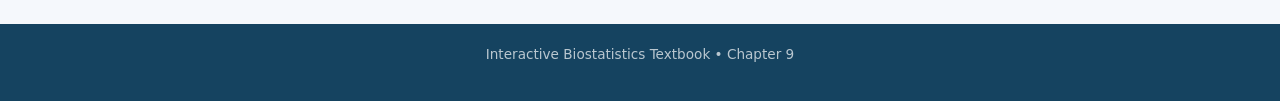
<file: chapters/chapter9.html>
<!DOCTYPE html>
<html lang="en">
<head>
  <meta charset="UTF-8" />
  <meta name="viewport" content="width=device-width, initial-scale=1.0" />
  <title>Chapter 9 – Chi-Square Tests</title>
  <link rel="stylesheet" href="../css/styles.css" />
</head>
<body>
<div class="page-wrapper">

  <header class="site-header">
    <div class="header-inner">
      <a href="../index.html" class="site-logo">
        <svg width="26" height="26" viewBox="0 0 24 24" fill="none" stroke="currentColor" stroke-width="2">
          <path d="M2 20h20M6 20V10l6-6 6 6v10M10 20v-5h4v5"/>
        </svg>
        BiostatTextbook
      </a>
      <nav class="site-nav" id="siteNav">
        <a href="../index.html">Home</a>
        <a href="chapter1.html">Chapters</a>
      </nav>
      <button class="nav-toggle" id="navToggle">
        <svg width="24" height="24" viewBox="0 0 24 24" fill="none" stroke="currentColor" stroke-width="2">
          <line x1="3" y1="6" x2="21" y2="6"/><line x1="3" y1="12" x2="21" y2="12"/><line x1="3" y1="18" x2="21" y2="18"/>
        </svg>
      </button>
    </div>
  </header>

  <main class="main-content">
    <div class="chapter-wrapper">

      <ul class="breadcrumb">
        <li><a href="../index.html">Home</a></li>
        <li>Chapter 9</li>
        <li>Chi-Square Tests</li>
      </ul>

      <div class="chapter-header">
        <div class="chapter-tag">Chapter 9</div>
        <h1>Chi-Square Tests</h1>
        <p>Use chi-square tests to analyse <strong>categorical data</strong> — asking whether observed frequencies match expected ones, or whether two categorical variables are associated.</p>
      </div>

      <!-- 9.1 -->
      <section class="section">
        <h2>9.1 Goodness-of-Fit Test</h2>
        <p>Tests whether observed frequencies in <em>one</em> categorical variable match a set of expected (hypothesised) frequencies.</p>
        <div class="formula">H₀: The observed frequencies match the expected distribution</div>
        <div class="formula">χ² = Σ [(Oᵢ − Eᵢ)² / Eᵢ] &emsp; df = k − 1</div>
        <p>where k = number of categories, O = observed count, E = expected count.</p>
        <p><strong>Assumption:</strong> Expected count ≥ 5 in each cell.</p>
      </section>

      <!-- 9.2 -->
      <section class="section">
        <h2>9.2 Test of Independence</h2>
        <p>Tests whether two categorical variables are <strong>independent</strong> in a contingency table.</p>
        <div class="formula">H₀: Variable A and Variable B are independent (no association)</div>
        <div class="formula">Eᵢⱼ = (row total × column total) / grand total</div>
        <div class="formula">χ² = Σ [(Oᵢⱼ − Eᵢⱼ)² / Eᵢⱼ] &emsp; df = (rows−1)(cols−1)</div>

        <div class="callout callout-info">
          <strong>Example</strong>
          Is there an association between smoking (yes/no) and lung disease (yes/no)? Enter observed counts in the 2×2 table below.
        </div>
      </section>

      <!-- 9.3 Interactive -->
      <section class="section">
        <h2>9.3 Interactive: Chi-Square Test of Independence</h2>
        <p>Enter the observed counts in the contingency table. The calculator computes expected counts, chi-square, and the p-value.</p>

        <div class="widget">
          <div class="widget-title">📊 Chi-Square Contingency Table Calculator</div>

          <div class="form-group">
            <label>Table size</label>
            <div style="display:flex;gap:.75rem;flex-wrap:wrap">
              <label style="font-weight:normal"><input type="radio" name="tableSize" value="2x2" checked> 2 × 2</label>
              <label style="font-weight:normal"><input type="radio" name="tableSize" value="2x3"> 2 × 3</label>
              <label style="font-weight:normal"><input type="radio" name="tableSize" value="3x2"> 3 × 2</label>
              <label style="font-weight:normal"><input type="radio" name="tableSize" value="3x3"> 3 × 3</label>
            </div>
          </div>

          <div id="tableInputArea" style="overflow-x:auto;margin-top:1rem"></div>
          <button class="btn btn-primary" id="runChi" style="margin-top:1rem">Run Chi-Square Test</button>
          <button class="btn btn-outline btn-sm" id="loadChiExample" style="margin-left:.5rem;margin-top:1rem">Load Example</button>

          <div id="chiResult" class="result-box" style="display:none;margin-top:1rem"></div>
          <div id="chiError"  class="callout callout-danger" style="display:none;margin-top:.75rem"></div>
        </div>
      </section>

      <!-- 9.4 Odds Ratio -->
      <section class="section">
        <h2>9.4 Measures of Association: Odds Ratio and Relative Risk</h2>
        <p>A chi-square test tells us <em>whether</em> an association exists, but not its <em>strength</em>.</p>
        <div class="table-wrap">
          <table>
            <thead><tr><th>Measure</th><th>Formula (2×2 table)</th><th>Used in</th></tr></thead>
            <tbody>
              <tr>
                <td>Odds Ratio (OR)</td>
                <td>(a×d) / (b×c)</td>
                <td>Case-control studies</td>
              </tr>
              <tr>
                <td>Relative Risk (RR)</td>
                <td>[a/(a+b)] / [c/(c+d)]</td>
                <td>Cohort studies, RCTs</td>
              </tr>
              <tr>
                <td>Risk Difference (ARD)</td>
                <td>a/(a+b) − c/(c+d)</td>
                <td>Absolute risk difference</td>
              </tr>
            </tbody>
          </table>
        </div>
        <p style="font-size:.85rem;color:var(--muted)">Table: a=exposed cases, b=unexposed cases, c=exposed controls, d=unexposed controls (or similar 2×2 layout).</p>
      </section>

      <!-- Quiz -->
      <section class="section">
        <h2>9.5 Check Your Understanding</h2>
        <div class="widget">
          <div class="widget-title">✅ Quick Quiz</div>
          <div id="q1">
            <p><strong>Q1.</strong> A 3 × 4 contingency table has how many degrees of freedom for a chi-square test of independence?</p>
            <label class="quiz-option"><input type="radio" name="q1" value="a"> 6</label>
            <label class="quiz-option"><input type="radio" name="q1" value="b"> 12</label>
            <label class="quiz-option"><input type="radio" name="q1" value="c"> 7</label>
            <label class="quiz-option"><input type="radio" name="q1" value="d"> 3</label>
            <div class="quiz-feedback" id="q1-fb"></div>
          </div>
          <hr style="margin:1.2rem 0;border:none;border-top:1px solid var(--border)">
          <div id="q2">
            <p><strong>Q2.</strong> The minimum expected cell count for the chi-square test to be valid is:</p>
            <label class="quiz-option"><input type="radio" name="q2" value="a"> 1</label>
            <label class="quiz-option"><input type="radio" name="q2" value="b"> 5</label>
            <label class="quiz-option"><input type="radio" name="q2" value="c"> 10</label>
            <label class="quiz-option"><input type="radio" name="q2" value="d"> 30</label>
            <div class="quiz-feedback" id="q2-fb"></div>
          </div>
          <button class="btn btn-primary" id="checkQ" style="margin-top:1.2rem">Check Answers</button>
        </div>
      </section>

      <nav class="chapter-nav">
        <a href="chapter8.html">← Chapter 8: t-Tests</a>
        <a href="chapter10.html">Chapter 10: Correlation &amp; Regression →</a>
      </nav>
    </div>
  </main>

  <footer class="site-footer"><p>Interactive Biostatistics Textbook &bull; Chapter 9</p></footer>
</div>

<script src="../js/stats.js"></script>
<script>
  document.getElementById('navToggle').addEventListener('click', () =>
    document.getElementById('siteNav').classList.toggle('open'));

  /* ── Build table input ── */
  function getTableDims(val) {
    const [r,c] = val.split('x').map(Number);
    return {rows:r, cols:c};
  }

  function buildTable(rows, cols) {
    const rowLabels = rows===2?['Row 1','Row 2']:['Row 1','Row 2','Row 3'];
    const colLabels = cols===2?['Col 1','Col 2']:cols===3?['Col 1','Col 2','Col 3']:['Col 1','Col 2','Col 3','Col 4'];
    let html = '<table><thead><tr><th></th>';
    colLabels.slice(0,cols).forEach(l => html += `<th>${l}</th>`);
    html += '</tr></thead><tbody>';
    for (let r=0;r<rows;r++) {
      html += `<tr><td style="font-weight:600">${rowLabels[r]}</td>`;
      for (let c=0;c<cols;c++) {
        html += `<td><input type="number" class="form-control cell-input" data-r="${r}" data-c="${c}" value="" min="0" step="1" style="width:80px;text-align:center"></td>`;
      }
      html += '</tr>';
    }
    html += '</tbody></table>';
    document.getElementById('tableInputArea').innerHTML = html;
  }

  function getCurrentDims() {
    return getTableDims(document.querySelector('input[name=tableSize]:checked').value);
  }

  document.querySelectorAll('input[name=tableSize]').forEach(r => r.addEventListener('change', () => {
    const {rows,cols} = getTableDims(r.value);
    buildTable(rows,cols);
  }));

  buildTable(2,2);

  /* Load example (smoking vs lung disease) */
  document.getElementById('loadChiExample').addEventListener('click', () => {
    document.querySelector('input[name=tableSize][value="2x2"]').checked = true;
    buildTable(2,2);
    const vals = [[70,30],[20,80]];
    document.querySelectorAll('.cell-input').forEach(inp => {
      inp.value = vals[+inp.dataset.r][+inp.dataset.c];
    });
  });

  /* Run chi-square */
  document.getElementById('runChi').addEventListener('click', () => {
    const err = document.getElementById('chiError');
    const res = document.getElementById('chiResult');
    err.style.display = 'none';
    res.style.display = 'none';

    const {rows,cols} = getCurrentDims();
    const observed = Array.from({length:rows},(_,r) =>
      Array.from({length:cols},(_,c) => {
        const val = +document.querySelector(`.cell-input[data-r="${r}"][data-c="${c}"]`).value;
        return isNaN(val) ? 0 : val;
      })
    );

    // Validate
    const N = observed.flat().reduce((s,v)=>s+v,0);
    if (N === 0) { err.textContent='Please enter observed counts.'; err.style.display='block'; return; }

    try {
      const result = Stats.chiSquareTest(observed);
      const rowTotals = observed.map(r => r.reduce((s,v)=>s+v,0));
      const colTotals = Array.from({length:cols},(_,j)=>observed.reduce((s,r)=>s+r[j],0));
      const expected  = observed.map((r,i)=>r.map((_,j)=>rowTotals[i]*colTotals[j]/N));
      const minE = Math.min(...expected.flat());
      const sig = result.pValue < 0.05;

      // Build expected table HTML
      let expHTML = '<table><thead><tr><th></th>';
      for(let c=0;c<cols;c++) expHTML+=`<th>Col ${c+1}</th>`;
      expHTML+='<th>Total</th></tr></thead><tbody>';
      for(let r=0;r<rows;r++){
        expHTML+=`<tr><td>Row ${r+1}</td>`;
        for(let c=0;c<cols;c++) expHTML+=`<td>${Stats.round(expected[r][c],2)}</td>`;
        expHTML+=`<td><strong>${rowTotals[r]}</strong></td></tr>`;
      }
      expHTML+='<tr><td><strong>Total</strong></td>';
      colTotals.forEach(ct=>expHTML+=`<td><strong>${ct}</strong></td>`);
      expHTML+=`<td><strong>${N}</strong></td></tr></tbody></table>`;

      res.style.display = 'block';
      res.innerHTML = `
        <h4>Expected Counts</h4>
        <div class="table-wrap">${expHTML}</div>
        ${minE < 5 ? '<div class="callout callout-warning" style="margin-top:.75rem"><strong>⚠️</strong> Some expected counts &lt; 5. Consider Fisher\'s Exact Test.</div>' : ''}
        <h4 style="margin-top:1rem">Test Results</h4>
        <div class="table-wrap"><table>
          <thead><tr><th>Statistic</th><th>Value</th></tr></thead>
          <tbody>
            <tr><td>χ² statistic</td><td>${Stats.round(result.chi2,4)}</td></tr>
            <tr><td>Degrees of freedom</td><td>${result.df}</td></tr>
            <tr><td>p-value</td><td>${Stats.pValueLabel(result.pValue)}</td></tr>
            <tr><td>Decision (α=0.05)</td><td><strong style="color:${sig?'var(--danger)':'var(--success)'}">${sig?'Reject H₀: significant association':'Fail to reject H₀: no significant association'}</strong></td></tr>
          </tbody>
        </table></div>`;

    } catch(e) {
      err.textContent = e.message;
      err.style.display = 'block';
    }
  });

  /* Quiz */
  const answers={q1:'a',q2:'b'};
  const exp={q1:'✅ Correct! df = (rows−1)(cols−1) = (3−1)(4−1) = 2×3 = <strong>6</strong>.', q2:'✅ Correct! The standard rule is expected count ≥ <strong>5</strong> in each cell.'};
  const wrong={q1:'❌ df = (rows−1)(cols−1) = (3−1)(4−1) = 2×3 = 6.', q2:'❌ The conventional requirement is expected count ≥ 5 in each cell.'};
  document.getElementById('checkQ').addEventListener('click',()=>{
    ['q1','q2'].forEach(id=>{
      const sel=document.querySelector(`input[name=${id}]:checked`);
      const fb=document.getElementById(`${id}-fb`);
      if(!sel){fb.innerHTML='Please select.';fb.className='quiz-feedback incorrect';return;}
      const ok=sel.value===answers[id];
      fb.innerHTML=ok?exp[id]:wrong[id];
      fb.className='quiz-feedback '+(ok?'correct':'incorrect');
      document.querySelectorAll(`input[name=${id}]`).forEach(inp=>{
        inp.closest('.quiz-option').className='quiz-option '+(inp.value===answers[id]?'correct':(inp.checked?'incorrect':''));
      });
    });
  });
</script>
</body>
</html>
</file>
<file: css/styles.css>
/* =========================================
   BiostatTextbook – Shared Stylesheet
   ========================================= */

/* ---------- Custom Properties ---------- */
:root {
  --primary:    #1a5276;
  --primary-dk: #154360;
  --accent:     #1abc9c;
  --accent-dk:  #17a589;
  --bg:         #f5f8fc;
  --card-bg:    #ffffff;
  --text:       #2c3e50;
  --muted:      #7f8c8d;
  --border:     #d5e8f0;
  --success:    #27ae60;
  --danger:     #e74c3c;
  --warning:    #f39c12;
  --info:       #2980b9;
  --radius:     8px;
  --shadow:     0 2px 12px rgba(0,0,0,.08);
  --transition: 0.2s ease;
}

/* ---------- Reset & Base ---------- */
*, *::before, *::after { box-sizing: border-box; margin: 0; padding: 0; }

body {
  font-family: 'Segoe UI', system-ui, -apple-system, sans-serif;
  background: var(--bg);
  color: var(--text);
  line-height: 1.7;
  font-size: 16px;
}

a { color: var(--primary); text-decoration: none; }
a:hover { color: var(--accent); text-decoration: underline; }

h1, h2, h3, h4, h5 {
  font-weight: 700;
  line-height: 1.3;
  color: var(--primary);
}

h1 { font-size: clamp(1.6rem, 4vw, 2.4rem); }
h2 { font-size: clamp(1.3rem, 3vw, 1.9rem); }
h3 { font-size: clamp(1.1rem, 2.5vw, 1.4rem); }

p { margin-bottom: 1rem; }

ul, ol { padding-left: 1.4rem; margin-bottom: 1rem; }
li { margin-bottom: .35rem; }

img { max-width: 100%; }

code, pre {
  font-family: 'Courier New', Courier, monospace;
  background: #eef3f9;
  border-radius: 4px;
}
code { padding: 2px 6px; font-size: .9em; }
pre  { padding: 1rem; overflow-x: auto; }

/* ---------- Layout ---------- */
.page-wrapper {
  display: flex;
  flex-direction: column;
  min-height: 100vh;
}

.site-header {
  background: var(--primary);
  color: #fff;
  padding: 0 1.5rem;
  position: sticky;
  top: 0;
  z-index: 100;
  box-shadow: 0 2px 8px rgba(0,0,0,.25);
}

.header-inner {
  max-width: 1200px;
  margin: 0 auto;
  display: flex;
  align-items: center;
  justify-content: space-between;
  height: 62px;
}

.site-logo {
  display: flex;
  align-items: center;
  gap: .6rem;
  color: #fff;
  font-size: 1.15rem;
  font-weight: 700;
  text-decoration: none;
}
.site-logo:hover { color: var(--accent); text-decoration: none; }
.site-logo svg { flex-shrink: 0; }

.site-nav { display: flex; align-items: center; gap: 1.2rem; }
.site-nav a { color: rgba(255,255,255,.85); font-size: .9rem; }
.site-nav a:hover { color: #fff; text-decoration: none; }

/* Hamburger – hidden on desktop */
.nav-toggle { display: none; background: none; border: none; cursor: pointer; color: #fff; }

.main-content {
  flex: 1;
  max-width: 1200px;
  width: 100%;
  margin: 0 auto;
  padding: 2rem 1.5rem;
}

.site-footer {
  background: var(--primary-dk);
  color: rgba(255,255,255,.7);
  text-align: center;
  padding: 1.2rem;
  font-size: .85rem;
}

/* ---------- Cards ---------- */
.card {
  background: var(--card-bg);
  border: 1px solid var(--border);
  border-radius: var(--radius);
  padding: 1.5rem;
  box-shadow: var(--shadow);
}

.card + .card { margin-top: 1.5rem; }

.card-grid {
  display: grid;
  grid-template-columns: repeat(auto-fill, minmax(280px, 1fr));
  gap: 1.25rem;
  margin-top: 1.5rem;
}

.card-link {
  display: block;
  background: var(--card-bg);
  border: 1px solid var(--border);
  border-radius: var(--radius);
  padding: 1.4rem;
  box-shadow: var(--shadow);
  transition: transform var(--transition), box-shadow var(--transition);
  color: var(--text);
  text-decoration: none;
}
.card-link:hover {
  transform: translateY(-3px);
  box-shadow: 0 6px 20px rgba(0,0,0,.12);
  text-decoration: none;
  border-color: var(--accent);
}

.card-link .chapter-num {
  display: inline-block;
  background: var(--primary);
  color: #fff;
  font-size: .75rem;
  font-weight: 700;
  padding: 2px 8px;
  border-radius: 20px;
  margin-bottom: .5rem;
  letter-spacing: .05em;
  text-transform: uppercase;
}

.card-link h3 { color: var(--primary); margin-bottom: .4rem; }
.card-link p  { color: var(--muted); font-size: .9rem; margin: 0; }

/* ---------- Chapter Layout ---------- */
.chapter-wrapper {
  max-width: 900px;
  margin: 0 auto;
}

.chapter-header {
  background: linear-gradient(135deg, var(--primary), var(--primary-dk));
  color: #fff;
  border-radius: var(--radius);
  padding: 2.5rem 2rem;
  margin-bottom: 2rem;
}

.chapter-header .chapter-tag {
  font-size: .8rem;
  text-transform: uppercase;
  letter-spacing: .1em;
  opacity: .8;
  margin-bottom: .5rem;
}

.chapter-header h1 { color: #fff; margin-bottom: .6rem; }
.chapter-header p  { color: rgba(255,255,255,.85); margin: 0; }

.section { margin-bottom: 2.5rem; }
.section h2 {
  border-left: 4px solid var(--accent);
  padding-left: .75rem;
  margin-bottom: 1rem;
}
.section h3 { margin-bottom: .6rem; }

/* ---------- Info / callout boxes ---------- */
.callout {
  border-radius: var(--radius);
  padding: 1rem 1.2rem;
  margin: 1.25rem 0;
  border-left: 4px solid;
}
.callout-info    { background: #ebf5fb; border-color: var(--info); }
.callout-success { background: #eafaf1; border-color: var(--success); }
.callout-warning { background: #fef9e7; border-color: var(--warning); }
.callout-danger  { background: #fdedec; border-color: var(--danger); }
.callout strong  { display: block; margin-bottom: .3rem; }

/* ---------- Formula display ---------- */
.formula {
  background: #eef3f9;
  border: 1px solid var(--border);
  border-radius: var(--radius);
  padding: 1rem 1.4rem;
  margin: 1rem 0;
  text-align: center;
  font-size: 1.05rem;
  overflow-x: auto;
}

/* ---------- Buttons ---------- */
.btn {
  display: inline-flex;
  align-items: center;
  gap: .4rem;
  padding: .55rem 1.2rem;
  font-size: .95rem;
  font-weight: 600;
  border-radius: var(--radius);
  border: 2px solid transparent;
  cursor: pointer;
  transition: background var(--transition), color var(--transition), border-color var(--transition);
  text-decoration: none;
}
.btn-primary   { background: var(--primary);  color: #fff; }
.btn-primary:hover { background: var(--primary-dk); color: #fff; }
.btn-accent    { background: var(--accent);   color: #fff; }
.btn-accent:hover  { background: var(--accent-dk); color: #fff; }
.btn-outline   { background: transparent; color: var(--primary); border-color: var(--primary); }
.btn-outline:hover { background: var(--primary); color: #fff; }
.btn-sm        { padding: .35rem .85rem; font-size: .85rem; }

/* ---------- Forms & Inputs ---------- */
.form-group { margin-bottom: 1rem; }
.form-group label { display: block; font-weight: 600; margin-bottom: .35rem; font-size: .9rem; }
.form-control {
  width: 100%;
  padding: .5rem .85rem;
  border: 1px solid var(--border);
  border-radius: var(--radius);
  font-size: .95rem;
  transition: border-color var(--transition);
  background: #fff;
  color: var(--text);
}
.form-control:focus { outline: none; border-color: var(--primary); }

.input-row { display: flex; gap: .75rem; flex-wrap: wrap; }
.input-row .form-group { flex: 1; min-width: 120px; }

/* ---------- Tables ---------- */
.table-wrap { overflow-x: auto; }
table { width: 100%; border-collapse: collapse; font-size: .92rem; }
thead { background: var(--primary); color: #fff; }
thead th { padding: .65rem 1rem; text-align: left; font-weight: 600; }
tbody tr { border-bottom: 1px solid var(--border); }
tbody tr:nth-child(even) { background: #f0f7fc; }
tbody td { padding: .6rem 1rem; }

/* ---------- Interactive widgets ---------- */
.widget {
  background: #fff;
  border: 2px solid var(--accent);
  border-radius: var(--radius);
  padding: 1.5rem;
  margin: 1.5rem 0;
}

.widget-title {
  font-size: 1rem;
  font-weight: 700;
  color: var(--accent-dk);
  margin-bottom: 1rem;
  display: flex;
  align-items: center;
  gap: .5rem;
}

.result-box {
  background: var(--bg);
  border: 1px solid var(--border);
  border-radius: var(--radius);
  padding: 1rem 1.2rem;
  margin-top: 1rem;
}
.result-box h4 { color: var(--primary); margin-bottom: .5rem; font-size: .95rem; }

.result-value {
  font-size: 1.4rem;
  font-weight: 700;
  color: var(--accent-dk);
}

/* ---------- Quiz ---------- */
.quiz-option {
  display: block;
  padding: .75rem 1rem;
  border: 2px solid var(--border);
  border-radius: var(--radius);
  margin-bottom: .5rem;
  cursor: pointer;
  transition: border-color var(--transition), background var(--transition);
}
.quiz-option:hover           { border-color: var(--primary); background: #ebf5fb; }
.quiz-option.correct         { border-color: var(--success); background: #eafaf1; }
.quiz-option.incorrect       { border-color: var(--danger);  background: #fdedec; }
.quiz-option input[type=radio] { margin-right: .6rem; }

.quiz-feedback {
  font-size: .92rem;
  padding: .75rem 1rem;
  border-radius: var(--radius);
  margin-top: .75rem;
  display: none;
}
.quiz-feedback.correct  { background: #eafaf1; color: var(--success); display: block; }
.quiz-feedback.incorrect { background: #fdedec; color: var(--danger);  display: block; }

/* ---------- Canvas / chart container ---------- */
.chart-container {
  position: relative;
  width: 100%;
  max-width: 700px;
  margin: 1rem auto;
}

/* ---------- Range slider ---------- */
.range-wrap { display: flex; align-items: center; gap: .75rem; flex-wrap: wrap; }
.range-wrap label { font-size: .9rem; font-weight: 600; min-width: 90px; }
.range-wrap input[type=range] { flex: 1; min-width: 150px; accent-color: var(--accent); }
.range-wrap .range-val {
  min-width: 45px;
  text-align: right;
  font-weight: 700;
  color: var(--accent-dk);
}

/* ---------- Breadcrumb ---------- */
.breadcrumb {
  list-style: none;
  padding: 0;
  margin-bottom: 1.5rem;
  display: flex;
  flex-wrap: wrap;
  gap: .3rem;
  font-size: .85rem;
  color: var(--muted);
}
.breadcrumb li + li::before { content: '›'; margin-right: .3rem; }
.breadcrumb a { color: var(--primary); }

/* ---------- Prev/Next nav ---------- */
.chapter-nav {
  display: flex;
  justify-content: space-between;
  gap: 1rem;
  margin-top: 3rem;
  padding-top: 1.5rem;
  border-top: 1px solid var(--border);
}
.chapter-nav a {
  padding: .6rem 1.2rem;
  border: 2px solid var(--primary);
  border-radius: var(--radius);
  color: var(--primary);
  font-weight: 600;
  font-size: .9rem;
}
.chapter-nav a:hover { background: var(--primary); color: #fff; text-decoration: none; }

/* ---------- Hero (index page) ---------- */
.hero {
  background: linear-gradient(135deg, var(--primary), #1f618d);
  color: #fff;
  border-radius: var(--radius);
  padding: 3rem 2rem;
  margin-bottom: 2.5rem;
  text-align: center;
}
.hero h1  { color: #fff; margin-bottom: .75rem; font-size: clamp(1.8rem, 5vw, 2.8rem); }
.hero p   { color: rgba(255,255,255,.87); max-width: 620px; margin: 0 auto 1.5rem; font-size: 1.05rem; }
.hero .btn-group { display: flex; justify-content: center; gap: .75rem; flex-wrap: wrap; }

/* ---------- Progress bar ---------- */
.progress-bar-wrap {
  background: var(--border);
  border-radius: 20px;
  height: 8px;
  margin: .5rem 0 1rem;
}
.progress-bar {
  background: var(--accent);
  border-radius: 20px;
  height: 100%;
  transition: width 0.5s ease;
}

/* ---------- Badge ---------- */
.badge {
  display: inline-block;
  padding: 3px 10px;
  border-radius: 20px;
  font-size: .75rem;
  font-weight: 700;
  text-transform: uppercase;
  letter-spacing: .05em;
}
.badge-primary { background: var(--primary); color: #fff; }
.badge-accent  { background: var(--accent);  color: #fff; }
.badge-muted   { background: var(--border);  color: var(--muted); }

/* ---------- Mobile Responsive ---------- */
@media (max-width: 768px) {
  .site-nav { display: none; flex-direction: column; position: absolute; top: 62px; left: 0; right: 0; background: var(--primary-dk); padding: 1rem; gap: .75rem; }
  .site-nav.open { display: flex; }
  .nav-toggle { display: block; }
  .card-grid { grid-template-columns: 1fr; }
  .hero { padding: 2rem 1.2rem; }
  .chapter-header { padding: 1.5rem 1.2rem; }
  .input-row { flex-direction: column; }
  .chapter-nav { flex-direction: column; }
}
</file>
